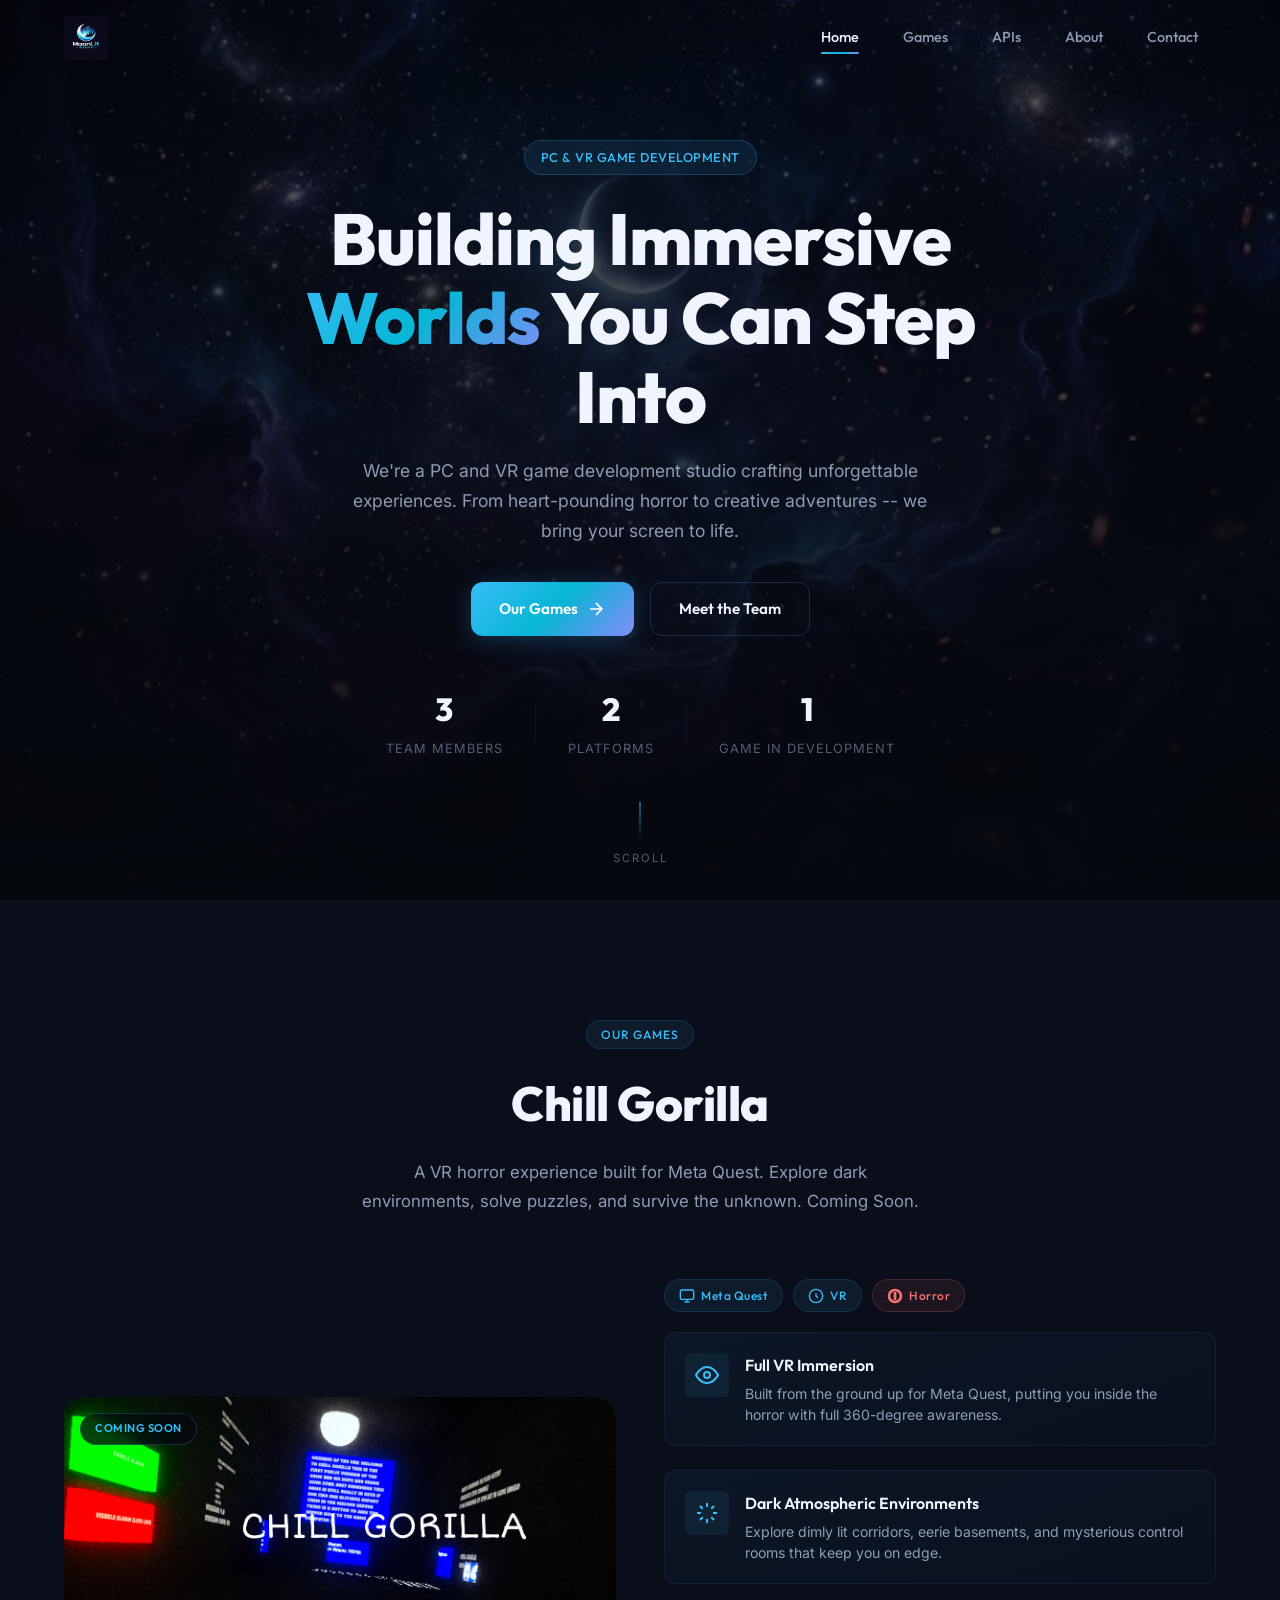
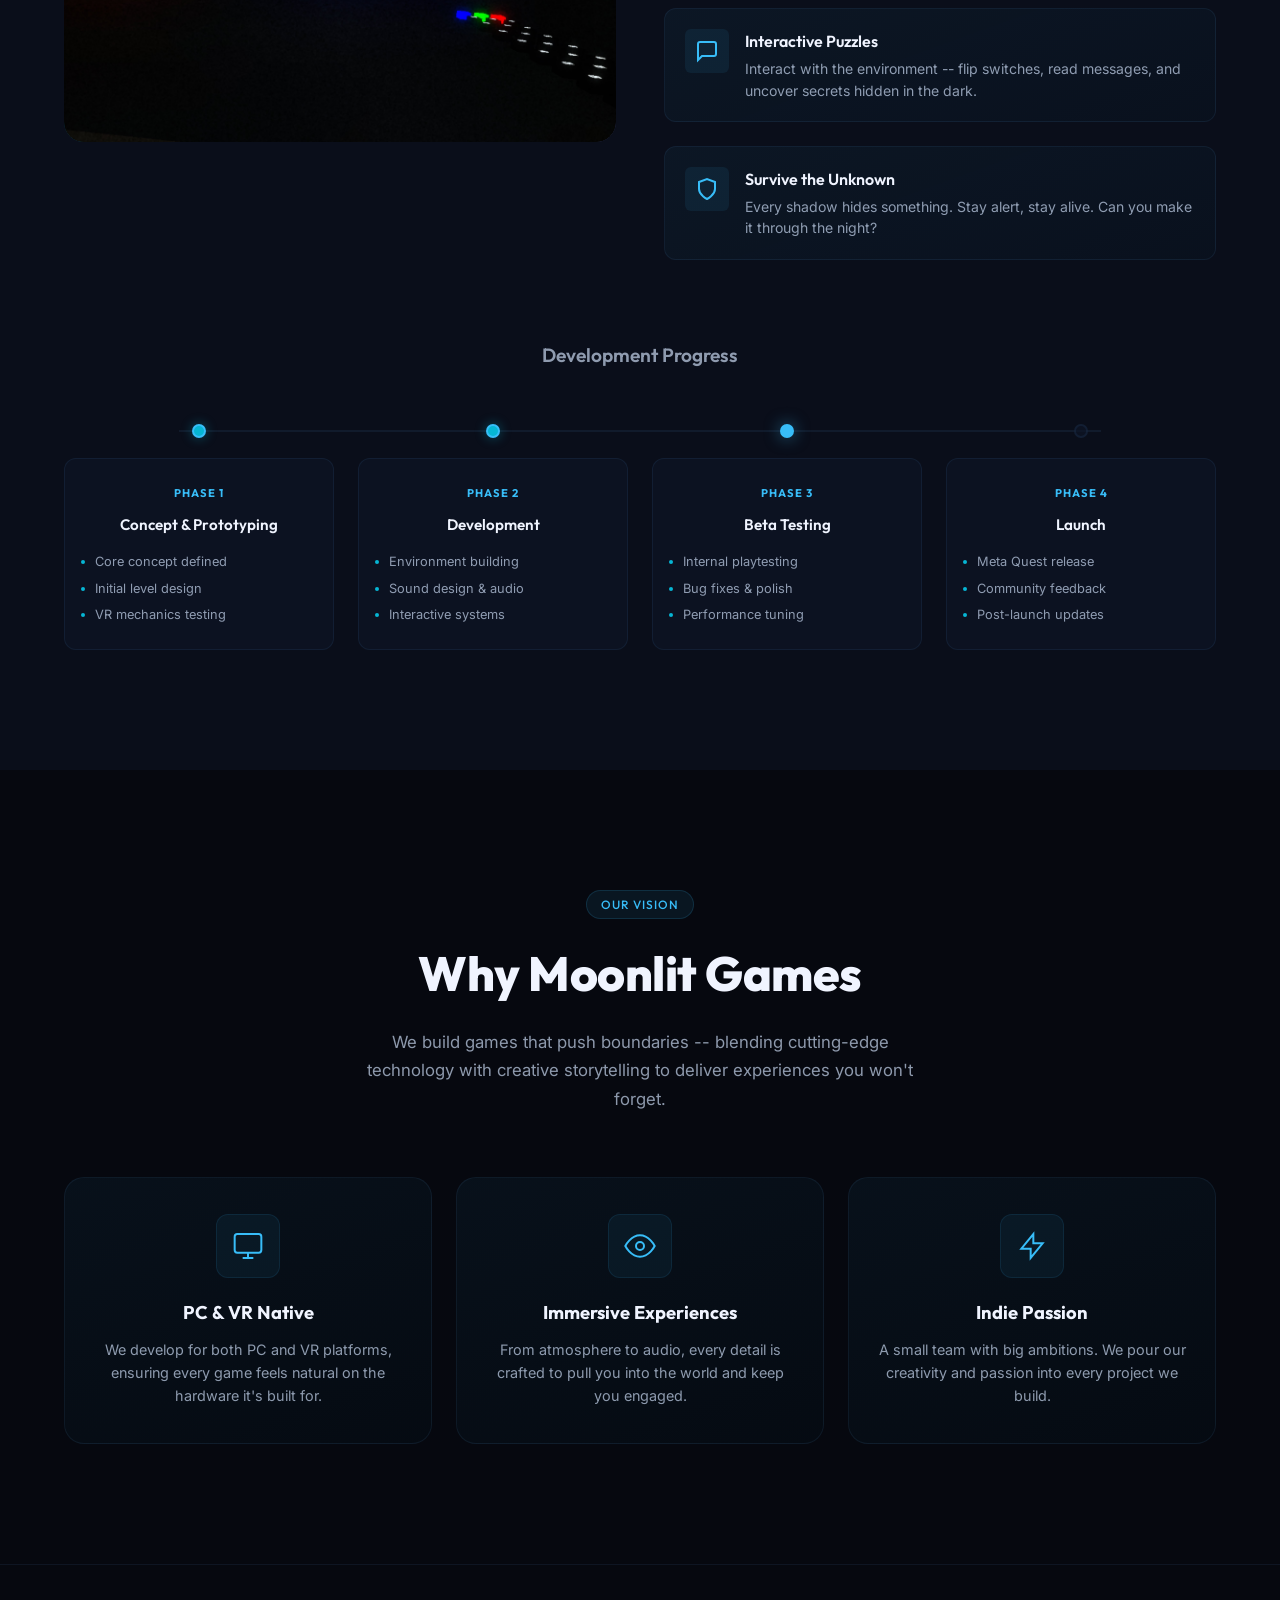
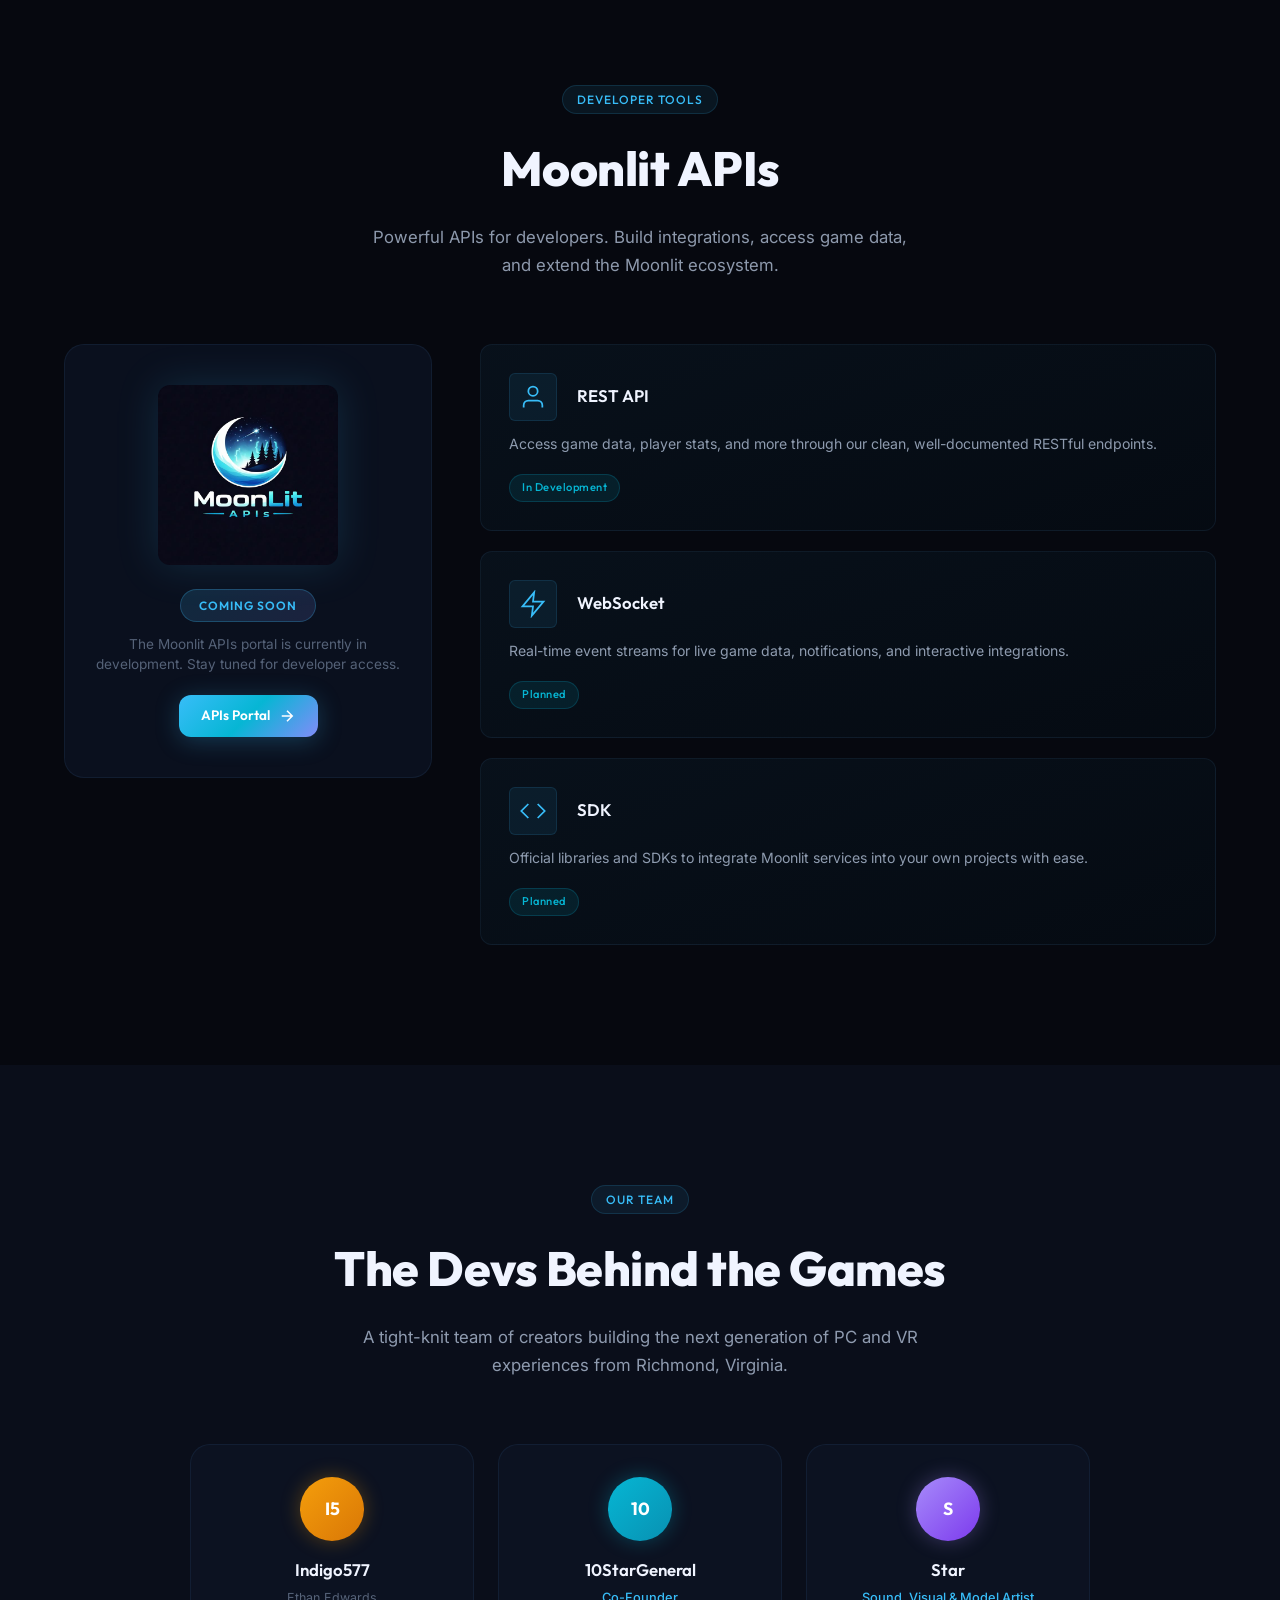
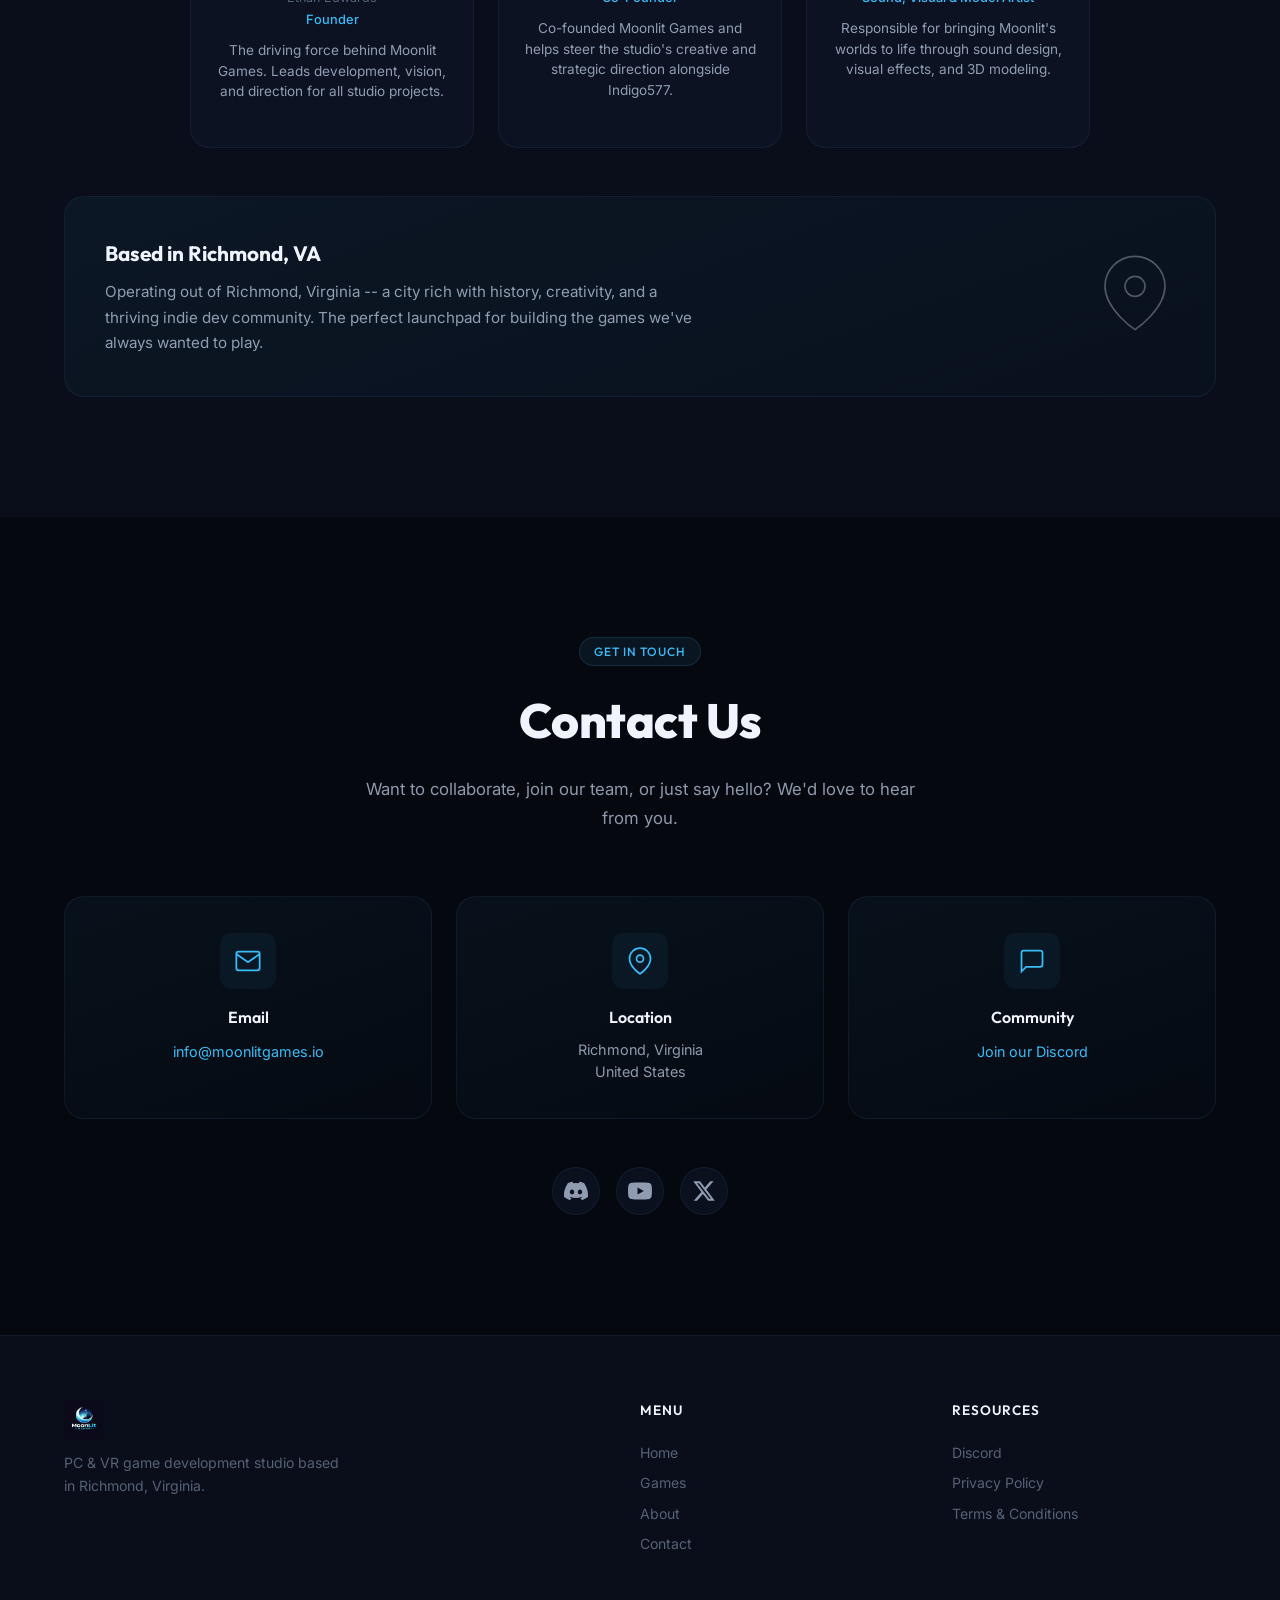
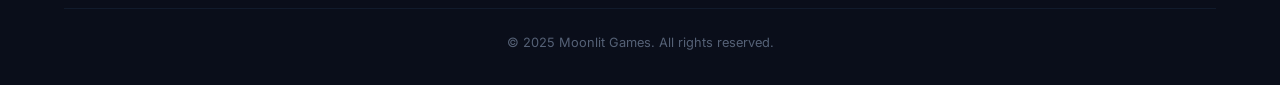
<file: index.html>
<!DOCTYPE html>
<html lang="en">

<head>
    <meta charset="UTF-8">
    <meta name="viewport" content="width=device-width, initial-scale=1.0">
    <title>Moonlit Games - PC & VR Game Development Studio</title>
    <meta name="description"
        content="Moonlit Games is a PC and VR game development studio based in Richmond, VA. Creators of Chill Gorilla for Meta Quest.">
    <link rel="icon" type="image/png" href="Moonlit Games logo design.png">
    <link rel="preconnect" href="https://fonts.googleapis.com">
    <link rel="preconnect" href="https://fonts.gstatic.com" crossorigin>
    <link
        href="https://fonts.googleapis.com/css2?family=Outfit:wght@300;400;500;600;700;800;900&family=Inter:wght@300;400;500;600;700&display=swap"
        rel="stylesheet">
    <link rel="stylesheet" href="styles.css">
</head>

<body>
    <!-- Particle Canvas -->
    <canvas id="particles-canvas"></canvas>

    <!-- Navigation -->
    <nav class="navbar" id="navbar">
        <div class="nav-container">
            <a href="#home" class="nav-logo">
                <img src="Moonlit Games logo design.png" alt="Moonlit Games" class="logo-img">
            </a>
            <div class="nav-links" id="navLinks">
                <a href="#home" class="nav-link active">Home</a>
                <a href="#games" class="nav-link">Games</a>
                <a href="#apis" class="nav-link">APIs</a>
                <a href="#about" class="nav-link">About</a>
                <a href="#contact" class="nav-link">Contact</a>
            </div>
            <button class="nav-toggle" id="navToggle" aria-label="Toggle navigation">
                <span></span>
                <span></span>
                <span></span>
            </button>
        </div>
    </nav>

    <!-- Hero Section -->
    <section class="hero" id="home">
        <div class="hero-bg">
            <img src="assets/hero-bg.png" alt="" class="hero-bg-img">
            <div class="hero-overlay"></div>
        </div>
        <div class="hero-content">
            <div class="hero-badge">PC & VR Game Development</div>
            <h1 class="hero-title">
                Building Immersive
                <span class="gradient-text">Worlds</span>
                You Can Step Into
            </h1>
            <p class="hero-subtitle">
                We're a PC and VR game development studio crafting unforgettable experiences.
                From heart-pounding horror to creative adventures -- we bring your screen to life.
            </p>
            <div class="hero-actions">
                <a href="#games" class="btn btn-primary">
                    <span>Our Games</span>
                    <svg width="20" height="20" viewBox="0 0 24 24" fill="none" stroke="currentColor" stroke-width="2">
                        <path d="M5 12h14M12 5l7 7-7 7" />
                    </svg>
                </a>
                <a href="#about" class="btn btn-outline">Meet the Team</a>
            </div>
            <div class="hero-stats">
                <div class="stat">
                    <span class="stat-number" data-target="3">0</span><span class="stat-suffix"></span>
                    <span class="stat-label">Team Members</span>
                </div>
                <div class="stat-divider"></div>
                <div class="stat">
                    <span class="stat-number" data-target="2">0</span><span class="stat-suffix"></span>
                    <span class="stat-label">Platforms</span>
                </div>
                <div class="stat-divider"></div>
                <div class="stat">
                    <span class="stat-number" data-target="1">0</span><span class="stat-suffix"></span>
                    <span class="stat-label">Game in Development</span>
                </div>
            </div>
        </div>
        <div class="scroll-indicator">
            <div class="scroll-line"></div>
            <span>Scroll</span>
        </div>
    </section>

    <!-- Games Section -->
    <section class="section games-section" id="games">
        <div class="container">
            <div class="section-header">
                <span class="section-tag">Our Games</span>
                <h2 class="section-title">Chill Gorilla</h2>
                <p class="section-subtitle">A VR horror experience built for Meta Quest. Explore dark environments,
                    solve puzzles, and survive the unknown. Coming Soon.</p>
            </div>

            <div class="game-showcase">
                <div class="game-visual">
                    <div class="game-card-glow"></div>
                    <img src="assets/New Pr12313oject.png" alt="Chill Gorilla - VR Horror Game" class="game-img">
                    <div class="game-badge">Coming Soon</div>
                </div>
                <div class="game-details">
                    <div class="platform-tags">
                        <span class="platform-tag">
                            <svg width="16" height="16" viewBox="0 0 24 24" fill="none" stroke="currentColor"
                                stroke-width="2">
                                <rect x="2" y="3" width="20" height="14" rx="2" ry="2" />
                                <line x1="8" y1="21" x2="16" y2="21" />
                                <line x1="12" y1="17" x2="12" y2="21" />
                            </svg>
                            Meta Quest
                        </span>
                        <span class="platform-tag">
                            <svg width="16" height="16" viewBox="0 0 24 24" fill="none" stroke="currentColor"
                                stroke-width="2">
                                <path
                                    d="M12 2a10 10 0 0 1 10 10 10 10 0 0 1-10 10A10 10 0 0 1 2 12 10 10 0 0 1 12 2z" />
                                <path d="M12 8v4l3 3" />
                            </svg>
                            VR
                        </span>
                        <span class="platform-tag horror-tag">
                            <svg width="16" height="16" viewBox="0 0 24 24" fill="none" stroke="currentColor"
                                stroke-width="2">
                                <path
                                    d="M12 2C6.48 2 2 6.48 2 12s4.48 10 10 10 10-4.48 10-10S17.52 2 12 2zm0 18c-4.41 0-8-3.59-8-8s3.59-8 8-8 8 3.59 8 8-3.59 8-8 8zm-1-13h2v6h-2zm0 8h2v2h-2z" />
                            </svg>
                            Horror
                        </span>
                    </div>
                    <div class="feature-list">
                        <div class="feature-item" data-aos>
                            <div class="feature-icon">
                                <svg width="24" height="24" viewBox="0 0 24 24" fill="none" stroke="currentColor"
                                    stroke-width="2">
                                    <path d="M1 12s4-8 11-8 11 8 11 8-4 8-11 8-11-8-11-8z" />
                                    <circle cx="12" cy="12" r="3" />
                                </svg>
                            </div>
                            <div class="feature-content">
                                <h3>Full VR Immersion</h3>
                                <p>Built from the ground up for Meta Quest, putting you inside the horror with full
                                    360-degree awareness.</p>
                            </div>
                        </div>
                        <div class="feature-item" data-aos>
                            <div class="feature-icon">
                                <svg width="24" height="24" viewBox="0 0 24 24" fill="none" stroke="currentColor"
                                    stroke-width="2">
                                    <path
                                        d="M12 2v4m0 12v4M4.93 4.93l2.83 2.83m8.48 8.48l2.83 2.83M2 12h4m12 0h4M4.93 19.07l2.83-2.83m8.48-8.48l2.83-2.83" />
                                </svg>
                            </div>
                            <div class="feature-content">
                                <h3>Dark Atmospheric Environments</h3>
                                <p>Explore dimly lit corridors, eerie basements, and mysterious control rooms that keep
                                    you on edge.</p>
                            </div>
                        </div>
                        <div class="feature-item" data-aos>
                            <div class="feature-icon">
                                <svg width="24" height="24" viewBox="0 0 24 24" fill="none" stroke="currentColor"
                                    stroke-width="2">
                                    <path d="M21 15a2 2 0 0 1-2 2H7l-4 4V5a2 2 0 0 1 2-2h14a2 2 0 0 1 2 2z" />
                                </svg>
                            </div>
                            <div class="feature-content">
                                <h3>Interactive Puzzles</h3>
                                <p>Interact with the environment -- flip switches, read messages, and uncover secrets
                                    hidden in the dark.</p>
                            </div>
                        </div>
                        <div class="feature-item" data-aos>
                            <div class="feature-icon">
                                <svg width="24" height="24" viewBox="0 0 24 24" fill="none" stroke="currentColor"
                                    stroke-width="2">
                                    <path d="M12 22s8-4 8-10V5l-8-3-8 3v7c0 6 8 10 8 10z" />
                                </svg>
                            </div>
                            <div class="feature-content">
                                <h3>Survive the Unknown</h3>
                                <p>Every shadow hides something. Stay alert, stay alive. Can you make it through the
                                    night?</p>
                            </div>
                        </div>
                    </div>
                </div>
            </div>

            <!-- Development Status -->
            <div class="roadmap">
                <h3 class="roadmap-title">Development Progress</h3>
                <div class="roadmap-track">
                    <div class="roadmap-item completed">
                        <div class="roadmap-marker"></div>
                        <div class="roadmap-card">
                            <span class="roadmap-quarter">Phase 1</span>
                            <h4>Concept & Prototyping</h4>
                            <ul>
                                <li>Core concept defined</li>
                                <li>Initial level design</li>
                                <li>VR mechanics testing</li>
                            </ul>
                        </div>
                    </div>
                    <div class="roadmap-item completed">
                        <div class="roadmap-marker"></div>
                        <div class="roadmap-card">
                            <span class="roadmap-quarter">Phase 2</span>
                            <h4>Development</h4>
                            <ul>
                                <li>Environment building</li>
                                <li>Sound design & audio</li>
                                <li>Interactive systems</li>
                            </ul>
                        </div>
                    </div>
                    <div class="roadmap-item active">
                        <div class="roadmap-marker"></div>
                        <div class="roadmap-card">
                            <span class="roadmap-quarter">Phase 3</span>
                            <h4>Beta Testing</h4>
                            <ul>
                                <li>Internal playtesting</li>
                                <li>Bug fixes & polish</li>
                                <li>Performance tuning</li>
                            </ul>
                        </div>
                    </div>
                    <div class="roadmap-item">
                        <div class="roadmap-marker"></div>
                        <div class="roadmap-card">
                            <span class="roadmap-quarter">Phase 4</span>
                            <h4>Launch</h4>
                            <ul>
                                <li>Meta Quest release</li>
                                <li>Community feedback</li>
                                <li>Post-launch updates</li>
                            </ul>
                        </div>
                    </div>
                </div>
            </div>
        </div>
    </section>

    <!-- Value Proposition -->
    <section class="section values-section">
        <div class="container">
            <div class="section-header">
                <span class="section-tag">Our Vision</span>
                <h2 class="section-title">Why Moonlit Games</h2>
                <p class="section-subtitle">We build games that push boundaries -- blending cutting-edge technology with
                    creative storytelling to deliver experiences you won't forget.</p>
            </div>
            <div class="values-grid">
                <div class="value-card" data-aos>
                    <div class="value-icon-wrap">
                        <svg width="32" height="32" viewBox="0 0 24 24" fill="none" stroke="currentColor"
                            stroke-width="1.5">
                            <rect x="2" y="3" width="20" height="14" rx="2" ry="2" />
                            <line x1="8" y1="21" x2="16" y2="21" />
                            <line x1="12" y1="17" x2="12" y2="21" />
                        </svg>
                    </div>
                    <h3>PC & VR Native</h3>
                    <p>We develop for both PC and VR platforms, ensuring every game feels natural on the hardware it's
                        built for.</p>
                </div>
                <div class="value-card" data-aos>
                    <div class="value-icon-wrap">
                        <svg width="32" height="32" viewBox="0 0 24 24" fill="none" stroke="currentColor"
                            stroke-width="1.5">
                            <path d="M1 12s4-8 11-8 11 8 11 8-4 8-11 8-11-8-11-8z" />
                            <circle cx="12" cy="12" r="3" />
                        </svg>
                    </div>
                    <h3>Immersive Experiences</h3>
                    <p>From atmosphere to audio, every detail is crafted to pull you into the world and keep you
                        engaged.</p>
                </div>
                <div class="value-card" data-aos>
                    <div class="value-icon-wrap">
                        <svg width="32" height="32" viewBox="0 0 24 24" fill="none" stroke="currentColor"
                            stroke-width="1.5">
                            <path d="M13 10V3L4 14h7v7l9-11h-7z" />
                        </svg>
                    </div>
                    <h3>Indie Passion</h3>
                    <p>A small team with big ambitions. We pour our creativity and passion into every project we build.
                    </p>
                </div>
            </div>
        </div>
    </section>

    <!-- Moonlit APIs Section -->
    <section class="section apis-section" id="apis">
        <div class="container">
            <div class="section-header">
                <span class="section-tag">Developer Tools</span>
                <h2 class="section-title">Moonlit APIs</h2>
                <p class="section-subtitle">Powerful APIs for developers. Build integrations, access game data, and
                    extend the Moonlit ecosystem.</p>
            </div>

            <div class="apis-showcase">
                <div class="apis-logo-wrap" data-aos>
                    <div class="apis-logo">
                        <img src="assets/moonlit-apis-logo.png" alt="Moonlit APIs" class="apis-logo-img">
                    </div>
                    <div class="apis-coming-soon">
                        <span class="coming-soon-badge">Coming Soon</span>
                        <p>The Moonlit APIs portal is currently in development. Stay tuned for developer access.</p>
                        <a href="mapi/index.html" class="btn btn-primary apis-btn">
                            <span>APIs Portal</span>
                            <svg width="18" height="18" viewBox="0 0 24 24" fill="none" stroke="currentColor"
                                stroke-width="2">
                                <path d="M5 12h14M12 5l7 7-7 7" />
                            </svg>
                        </a>
                    </div>
                </div>

                <div class="apis-features">
                    <div class="api-card" data-aos>
                        <div class="api-card-icon">
                            <svg width="28" height="28" viewBox="0 0 24 24" fill="none" stroke="currentColor"
                                stroke-width="1.5">
                                <path d="M20 21v-2a4 4 0 0 0-4-4H8a4 4 0 0 0-4 4v2" />
                                <circle cx="12" cy="7" r="4" />
                            </svg>
                        </div>
                        <h3>REST API</h3>
                        <p>Access game data, player stats, and more through our clean, well-documented RESTful
                            endpoints.</p>
                        <span class="api-status">In Development</span>
                    </div>
                    <div class="api-card" data-aos>
                        <div class="api-card-icon">
                            <svg width="28" height="28" viewBox="0 0 24 24" fill="none" stroke="currentColor"
                                stroke-width="1.5">
                                <path d="M13 2L3 14h9l-1 8 10-12h-9l1-8z" />
                            </svg>
                        </div>
                        <h3>WebSocket</h3>
                        <p>Real-time event streams for live game data, notifications, and interactive integrations.</p>
                        <span class="api-status">Planned</span>
                    </div>
                    <div class="api-card" data-aos>
                        <div class="api-card-icon">
                            <svg width="28" height="28" viewBox="0 0 24 24" fill="none" stroke="currentColor"
                                stroke-width="1.5">
                                <polyline points="16 18 22 12 16 6" />
                                <polyline points="8 6 2 12 8 18" />
                            </svg>
                        </div>
                        <h3>SDK</h3>
                        <p>Official libraries and SDKs to integrate Moonlit services into your own projects with ease.
                        </p>
                        <span class="api-status">Planned</span>
                    </div>
                </div>
            </div>
        </div>
    </section>

    <!-- About Section -->
    <section class="section about-section" id="about">
        <div class="container">
            <div class="section-header">
                <span class="section-tag">Our Team</span>
                <h2 class="section-title">The Devs Behind the Games</h2>
                <p class="section-subtitle">A tight-knit team of creators building the next generation of PC and VR
                    experiences from Richmond, Virginia.</p>
            </div>
            <div class="team-grid team-grid-3">
                <div class="team-card" data-aos>
                    <div class="team-avatar">
                        <div class="avatar-placeholder founder-badge">I5</div>
                    </div>
                    <h4>Indigo577</h4>
                    <span class="team-name-real">Ethan Edwards</span>
                    <span class="team-role">Founder</span>
                    <p>The driving force behind Moonlit Games. Leads development, vision, and direction for all studio
                        projects.</p>
                </div>
                <div class="team-card" data-aos>
                    <div class="team-avatar">
                        <div class="avatar-placeholder cofounder-badge">10</div>
                    </div>
                    <h4>10StarGeneral</h4>
                    <span class="team-role">Co-Founder</span>
                    <p>Co-founded Moonlit Games and helps steer the studio's creative and strategic direction alongside
                        Indigo577.</p>
                </div>
                <div class="team-card" data-aos>
                    <div class="team-avatar">
                        <div class="avatar-placeholder artist-badge">S</div>
                    </div>
                    <h4>Star</h4>
                    <span class="team-role">Sound, Visual & Model Artist</span>
                    <p>Responsible for bringing Moonlit's worlds to life through sound design, visual effects, and 3D
                        modeling.</p>
                </div>
            </div>
            <div class="berlin-callout">
                <div class="berlin-content">
                    <h3>Based in Richmond, VA</h3>
                    <p>Operating out of Richmond, Virginia -- a city rich with history, creativity, and a thriving indie
                        dev community.
                        The perfect launchpad for building the games we've always wanted to play.</p>
                </div>
                <div class="berlin-decoration">
                    <svg width="80" height="80" viewBox="0 0 24 24" fill="none" stroke="currentColor" stroke-width="0.5"
                        opacity="0.3">
                        <path d="M21 10c0 7-9 13-9 13s-9-6-9-13a9 9 0 0118 0z" />
                        <circle cx="12" cy="10" r="3" />
                    </svg>
                </div>
            </div>
        </div>
    </section>

    <!-- Contact Section -->
    <section class="section contact-section" id="contact">
        <div class="container">
            <div class="section-header">
                <span class="section-tag">Get in Touch</span>
                <h2 class="section-title">Contact Us</h2>
                <p class="section-subtitle">Want to collaborate, join our team, or just say hello? We'd love to hear
                    from you.</p>
            </div>
            <div class="contact-grid">
                <div class="contact-card">
                    <div class="contact-icon">
                        <svg width="28" height="28" viewBox="0 0 24 24" fill="none" stroke="currentColor"
                            stroke-width="1.5">
                            <path d="M4 4h16c1.1 0 2 .9 2 2v12c0 1.1-.9 2-2 2H4c-1.1 0-2-.9-2-2V6c0-1.1.9-2 2-2z" />
                            <polyline points="22,6 12,13 2,6" />
                        </svg>
                    </div>
                    <h3>Email</h3>
                    <a href="mailto:info@moonlitgames.io" class="contact-link">info@moonlitgames.io</a>
                </div>
                <div class="contact-card">
                    <div class="contact-icon">
                        <svg width="28" height="28" viewBox="0 0 24 24" fill="none" stroke="currentColor"
                            stroke-width="1.5">
                            <path d="M21 10c0 7-9 13-9 13s-9-6-9-13a9 9 0 0118 0z" />
                            <circle cx="12" cy="10" r="3" />
                        </svg>
                    </div>
                    <h3>Location</h3>
                    <p class="contact-detail">Richmond, Virginia<br>United States</p>
                </div>
                <div class="contact-card">
                    <div class="contact-icon">
                        <svg width="28" height="28" viewBox="0 0 24 24" fill="none" stroke="currentColor"
                            stroke-width="1.5">
                            <path d="M21 15a2 2 0 0 1-2 2H7l-4 4V5a2 2 0 0 1 2-2h14a2 2 0 0 1 2 2z" />
                        </svg>
                    </div>
                    <h3>Community</h3>
                    <a href="https://discord.gg/H8NHZ4sEAa" class="contact-link" target="_blank" rel="noopener">Join our
                        Discord</a>
                </div>
            </div>
            <div class="social-links">
                <a href="https://discord.gg/H8NHZ4sEAa" target="_blank" rel="noopener" class="social-link"
                    aria-label="Discord">
                    <svg width="24" height="24" viewBox="0 0 24 24" fill="currentColor">
                        <path
                            d="M20.317 4.37a19.791 19.791 0 0 0-4.885-1.515.074.074 0 0 0-.079.037c-.21.375-.444.864-.608 1.25a18.27 18.27 0 0 0-5.487 0 12.64 12.64 0 0 0-.617-1.25.077.077 0 0 0-.079-.037A19.736 19.736 0 0 0 3.677 4.37a.07.07 0 0 0-.032.027C.533 9.046-.32 13.58.099 18.057a.082.082 0 0 0 .031.057 19.9 19.9 0 0 0 5.993 3.03.078.078 0 0 0 .084-.028 14.09 14.09 0 0 0 1.226-1.994.076.076 0 0 0-.041-.106 13.107 13.107 0 0 1-1.872-.892.077.077 0 0 1-.008-.128 10.2 10.2 0 0 0 .372-.292.074.074 0 0 1 .077-.01c3.928 1.793 8.18 1.793 12.062 0a.074.074 0 0 1 .078.01c.12.098.246.198.373.292a.077.077 0 0 1-.006.127 12.299 12.299 0 0 1-1.873.892.077.077 0 0 0-.041.107c.36.698.772 1.362 1.225 1.993a.076.076 0 0 0 .084.028 19.839 19.839 0 0 0 6.002-3.03.077.077 0 0 0 .032-.054c.5-5.177-.838-9.674-3.549-13.66a.061.061 0 0 0-.031-.03zM8.02 15.33c-1.183 0-2.157-1.085-2.157-2.419 0-1.333.956-2.419 2.157-2.419 1.21 0 2.176 1.095 2.157 2.42 0 1.333-.956 2.418-2.157 2.418zm7.975 0c-1.183 0-2.157-1.085-2.157-2.419 0-1.333.955-2.419 2.157-2.419 1.21 0 2.176 1.095 2.157 2.42 0 1.333-.946 2.418-2.157 2.418z" />
                    </svg>
                </a>
                <a href="https://www.youtube.com/channel/UCFFQdSdwqhI6gPqgO8zIXZg/featured" target="_blank"
                    rel="noopener" class="social-link" aria-label="YouTube">
                    <svg width="24" height="24" viewBox="0 0 24 24" fill="currentColor">
                        <path
                            d="M23.498 6.186a3.016 3.016 0 0 0-2.122-2.136C19.505 3.545 12 3.545 12 3.545s-7.505 0-9.377.505A3.017 3.017 0 0 0 .502 6.186C0 8.07 0 12 0 12s0 3.93.502 5.814a3.016 3.016 0 0 0 2.122 2.136c1.871.505 9.376.505 9.376.505s7.505 0 9.377-.505a3.015 3.015 0 0 0 2.122-2.136C24 15.93 24 12 24 12s0-3.93-.502-5.814zM9.545 15.568V8.432L15.818 12l-6.273 3.568z" />
                    </svg>
                </a>
                <a href="https://twitter.com/Moonlit_Games" target="_blank" rel="noopener" class="social-link"
                    aria-label="X / Twitter">
                    <svg width="24" height="24" viewBox="0 0 24 24" fill="currentColor">
                        <path
                            d="M18.244 2.25h3.308l-7.227 8.26 8.502 11.24H16.17l-5.214-6.817L4.99 21.75H1.68l7.73-8.835L1.254 2.25H8.08l4.713 6.231zm-1.161 17.52h1.833L7.084 4.126H5.117z" />
                    </svg>
                </a>
            </div>
        </div>
    </section>

    <!-- Footer -->
    <footer class="footer">
        <div class="container">
            <div class="footer-grid">
                <div class="footer-brand">
                    <img src="Moonlit Games logo design.png" alt="Moonlit Games" class="footer-logo">
                    <p>PC & VR game development studio based in Richmond, Virginia.</p>
                </div>
                <div class="footer-links-group">
                    <h4>Menu</h4>
                    <a href="#home">Home</a>
                    <a href="#games">Games</a>
                    <a href="#about">About</a>
                    <a href="#contact">Contact</a>
                </div>
                <div class="footer-links-group">
                    <h4>Resources</h4>
                    <a href="https://discord.gg/H8NHZ4sEAa" target="_blank" rel="noopener">Discord</a>
                    <a href="privacy.html">Privacy Policy</a>
                    <a href="terms.html">Terms & Conditions</a>
                </div>
            </div>
            <div class="footer-bottom">
                <p>&copy; 2025 Moonlit Games. All rights reserved.</p>
            </div>
        </div>
    </footer>

    <script src="script.js"></script>
</body>

</html>
</file>
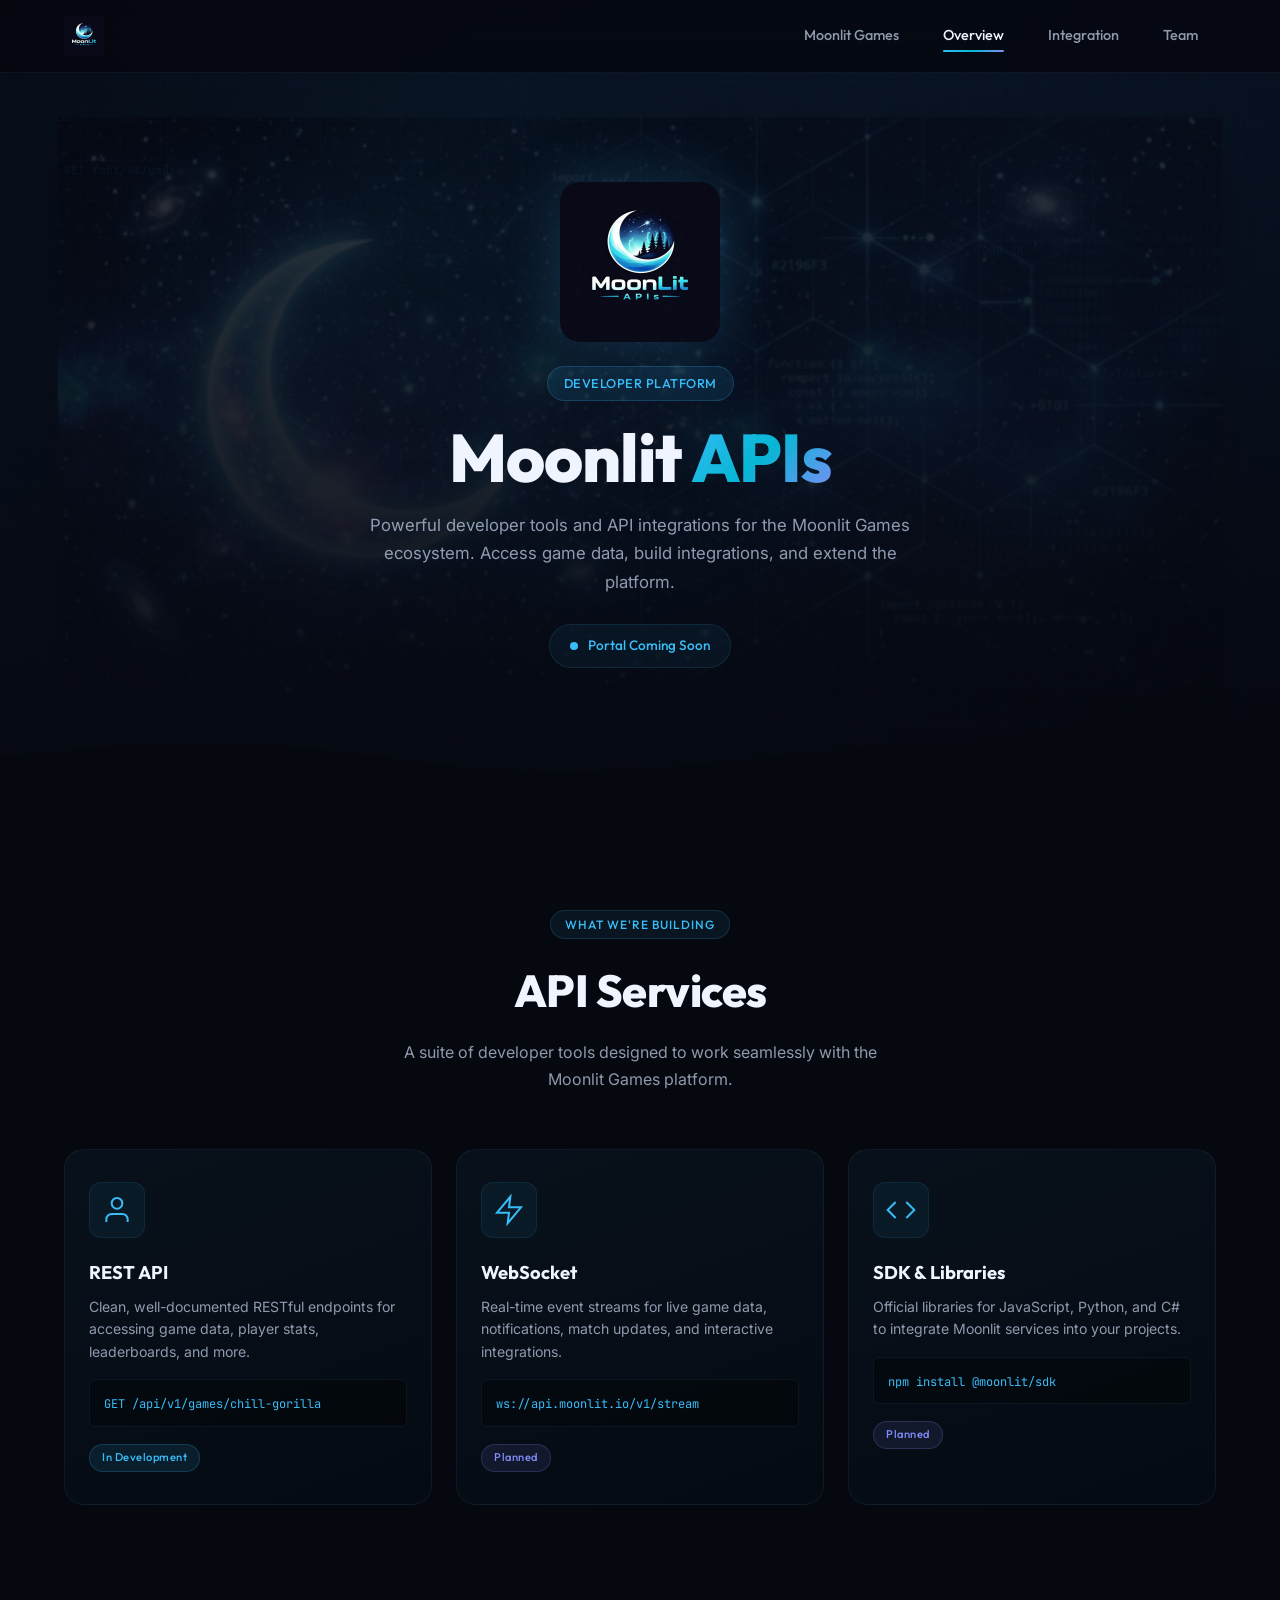
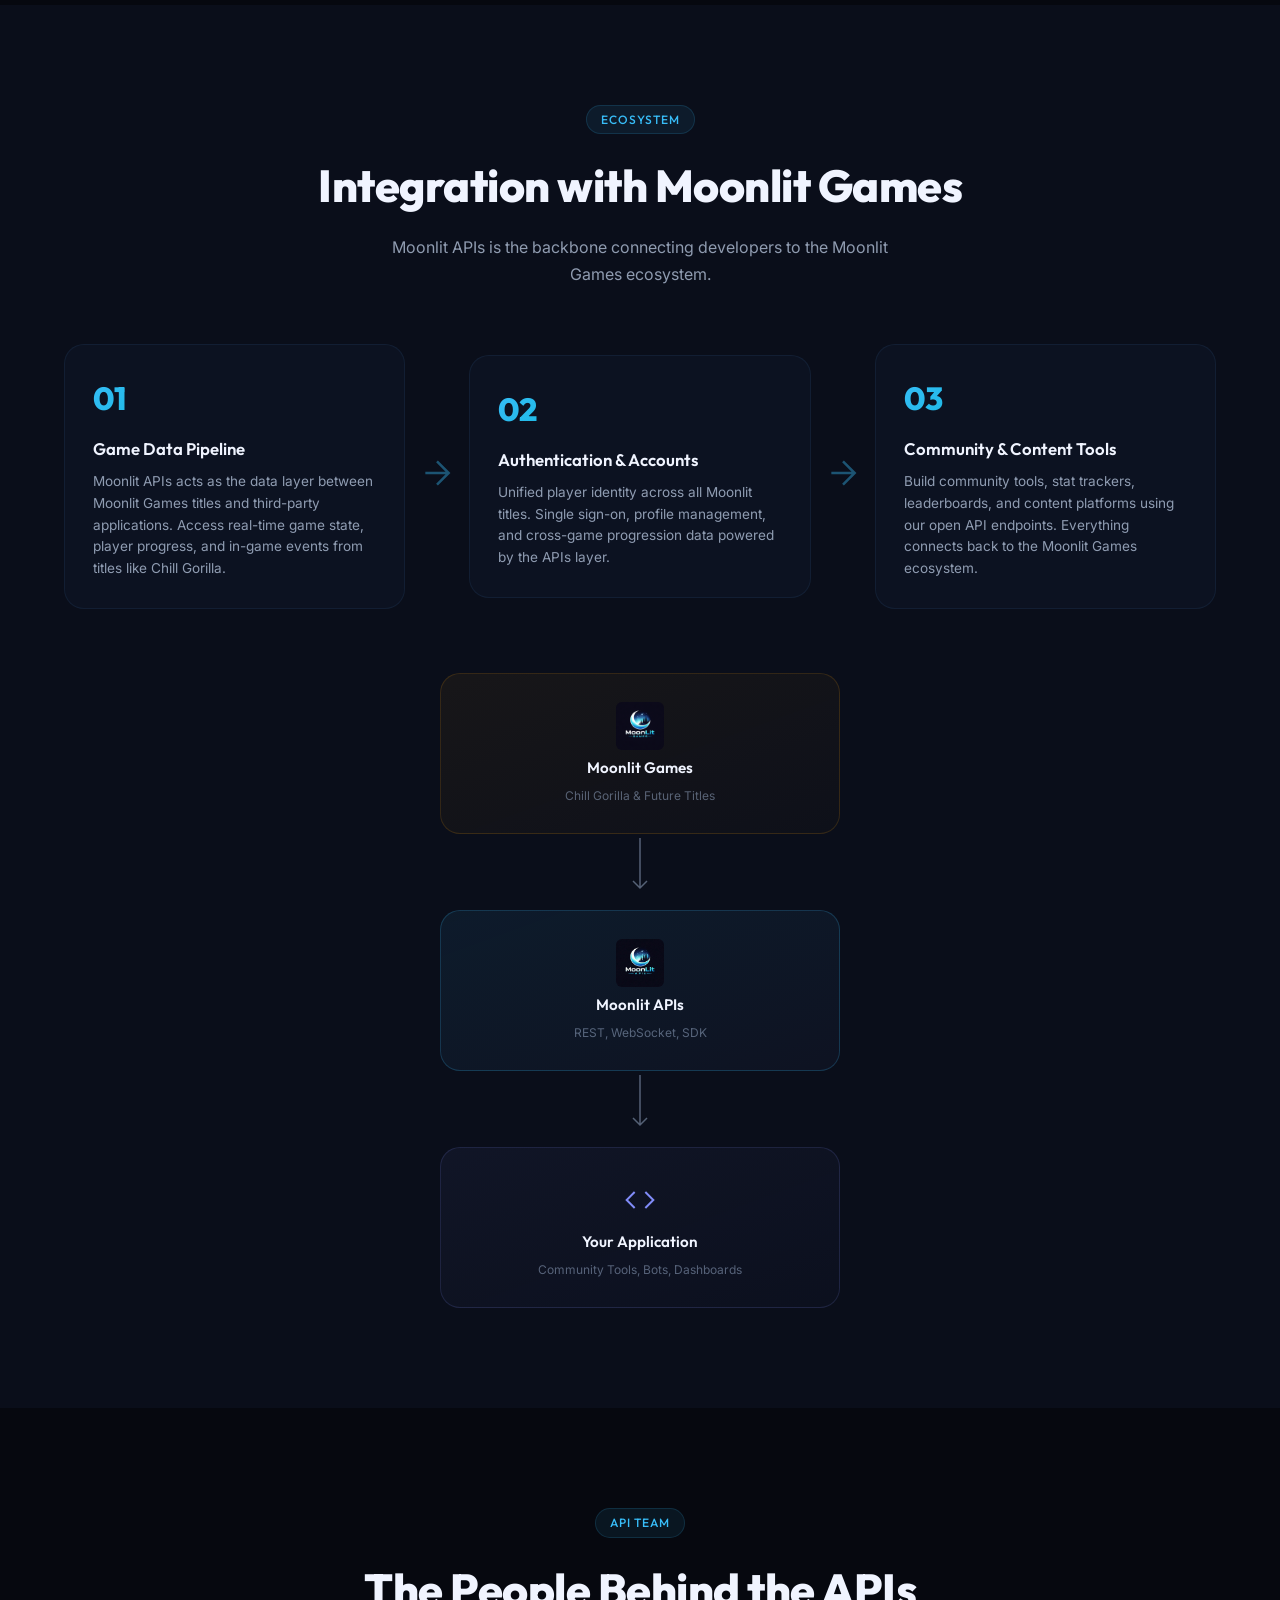
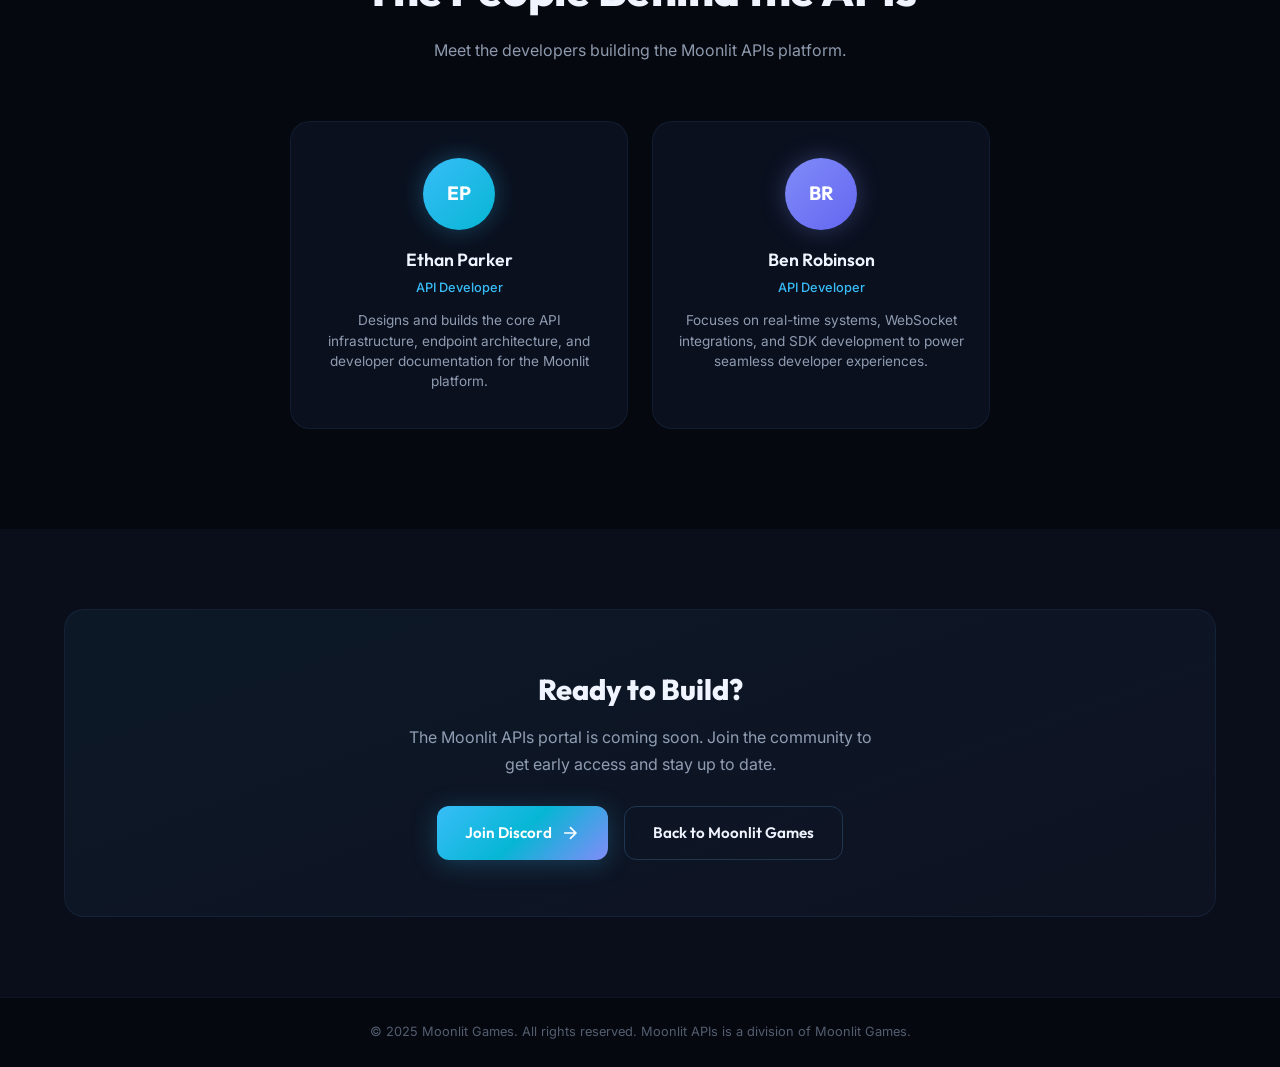
<file: mapi/index.html>
<!DOCTYPE html>
<html lang="en">

<head>
    <meta charset="UTF-8">
    <meta name="viewport" content="width=device-width, initial-scale=1.0">
    <title>Moonlit APIs - Developer Tools by Moonlit Games</title>
    <meta name="description"
        content="Moonlit APIs - Powerful developer tools and API integrations for the Moonlit Games ecosystem. Coming Soon.">
    <link rel="icon" type="image/png" href="../Moonlit Games logo design.png">
    <link rel="preconnect" href="https://fonts.googleapis.com">
    <link rel="preconnect" href="https://fonts.gstatic.com" crossorigin>
    <link
        href="https://fonts.googleapis.com/css2?family=Outfit:wght@300;400;500;600;700;800;900&family=Inter:wght@300;400;500;600;700&family=JetBrains+Mono:wght@400;500;600;700&display=swap"
        rel="stylesheet">
    <link rel="stylesheet" href="mapi.css">
</head>

<body>
    <!-- Particle Canvas -->
    <canvas id="particles-canvas"></canvas>

    <!-- Navigation -->
    <nav class="navbar" id="navbar">
        <div class="nav-container">
            <a href="../index.html" class="nav-logo">
                <img src="../assets/moonlit-apis-logo.png" alt="Moonlit APIs" class="logo-img">
            </a>
            <div class="nav-links" id="navLinks">
                <a href="../index.html" class="nav-link">Moonlit Games</a>
                <a href="#overview" class="nav-link active">Overview</a>
                <a href="#integration" class="nav-link">Integration</a>
                <a href="#team" class="nav-link">Team</a>
            </div>
            <button class="nav-toggle" id="navToggle" aria-label="Toggle navigation">
                <span></span>
                <span></span>
                <span></span>
            </button>
        </div>
    </nav>

    <!-- Hero Banner -->
    <section class="hero-banner" id="overview">
        <div class="banner-bg">
            <img src="../assets/moonlit-apis-banner.png" alt="" class="banner-bg-img">
            <div class="banner-overlay"></div>
            <div class="banner-grid"></div>
            <div class="banner-glow glow-1"></div>
            <div class="banner-glow glow-2"></div>
            <div class="banner-glow glow-3"></div>
            <!-- Floating code elements -->
            <div class="floating-code code-1">GET /api/v1/games</div>
            <div class="floating-code code-2">POST /api/v1/players</div>
            <div class="floating-code code-3">ws://api.moonlit.io</div>
            <div class="floating-code code-4">200 OK</div>
            <div class="floating-code code-5">Authorization: Bearer</div>
        </div>
        <div class="banner-content">
            <div class="banner-logo-wrap">
                <img src="../assets/moonlit-apis-logo.png" alt="Moonlit APIs" class="banner-logo">
            </div>
            <div class="banner-badge">Developer Platform</div>
            <h1 class="banner-title">
                Moonlit <span class="gradient-text">APIs</span>
            </h1>
            <p class="banner-subtitle">
                Powerful developer tools and API integrations for the Moonlit Games ecosystem.
                Access game data, build integrations, and extend the platform.
            </p>
            <div class="banner-status">
                <div class="status-dot"></div>
                <span>Portal Coming Soon</span>
            </div>
        </div>
        <div class="banner-wave">
            <svg viewBox="0 0 1440 120" fill="none" xmlns="http://www.w3.org/2000/svg" preserveAspectRatio="none">
                <path
                    d="M0 60L48 55C96 50 192 40 288 45C384 50 480 70 576 75C672 80 768 70 864 60C960 50 1056 40 1152 45C1248 50 1344 70 1392 80L1440 90V120H0Z"
                    fill="#06080f" />
            </svg>
        </div>
    </section>

    <!-- API Overview Cards -->
    <section class="section api-overview-section">
        <div class="container">
            <div class="section-header">
                <span class="section-tag">What We're Building</span>
                <h2 class="section-title">API Services</h2>
                <p class="section-desc">A suite of developer tools designed to work seamlessly with the Moonlit Games
                    platform.</p>
            </div>
            <div class="api-cards-grid">
                <div class="api-overview-card" data-aos>
                    <div class="aoc-icon">
                        <svg width="32" height="32" viewBox="0 0 24 24" fill="none" stroke="currentColor"
                            stroke-width="1.5">
                            <path d="M20 21v-2a4 4 0 0 0-4-4H8a4 4 0 0 0-4 4v2" />
                            <circle cx="12" cy="7" r="4" />
                        </svg>
                    </div>
                    <h3>REST API</h3>
                    <p>Clean, well-documented RESTful endpoints for accessing game data, player stats, leaderboards, and
                        more.</p>
                    <div class="code-preview">
                        <code>GET /api/v1/games/chill-gorilla</code>
                    </div>
                    <span class="api-status-badge in-dev">In Development</span>
                </div>
                <div class="api-overview-card" data-aos>
                    <div class="aoc-icon">
                        <svg width="32" height="32" viewBox="0 0 24 24" fill="none" stroke="currentColor"
                            stroke-width="1.5">
                            <path d="M13 2L3 14h9l-1 8 10-12h-9l1-8z" />
                        </svg>
                    </div>
                    <h3>WebSocket</h3>
                    <p>Real-time event streams for live game data, notifications, match updates, and interactive
                        integrations.</p>
                    <div class="code-preview">
                        <code>ws://api.moonlit.io/v1/stream</code>
                    </div>
                    <span class="api-status-badge planned">Planned</span>
                </div>
                <div class="api-overview-card" data-aos>
                    <div class="aoc-icon">
                        <svg width="32" height="32" viewBox="0 0 24 24" fill="none" stroke="currentColor"
                            stroke-width="1.5">
                            <polyline points="16 18 22 12 16 6" />
                            <polyline points="8 6 2 12 8 18" />
                        </svg>
                    </div>
                    <h3>SDK & Libraries</h3>
                    <p>Official libraries for JavaScript, Python, and C# to integrate Moonlit services into your
                        projects.</p>
                    <div class="code-preview">
                        <code>npm install @moonlit/sdk</code>
                    </div>
                    <span class="api-status-badge planned">Planned</span>
                </div>
            </div>
        </div>
    </section>

    <!-- Integration with Moonlit Games -->
    <section class="section integration-section" id="integration">
        <div class="container">
            <div class="section-header">
                <span class="section-tag">Ecosystem</span>
                <h2 class="section-title">Integration with Moonlit Games</h2>
                <p class="section-desc">Moonlit APIs is the backbone connecting developers to the Moonlit Games
                    ecosystem.</p>
            </div>

            <div class="integration-flow">
                <div class="flow-card" data-aos>
                    <div class="flow-number">01</div>
                    <h3>Game Data Pipeline</h3>
                    <p>Moonlit APIs acts as the data layer between Moonlit Games titles and third-party applications.
                        Access real-time game state, player progress, and in-game events from titles like Chill Gorilla.
                    </p>
                </div>
                <div class="flow-connector">
                    <svg width="40" height="40" viewBox="0 0 24 24" fill="none" stroke="currentColor"
                        stroke-width="1.5">
                        <path d="M5 12h14M12 5l7 7-7 7" />
                    </svg>
                </div>
                <div class="flow-card" data-aos>
                    <div class="flow-number">02</div>
                    <h3>Authentication & Accounts</h3>
                    <p>Unified player identity across all Moonlit titles. Single sign-on, profile management, and
                        cross-game progression data powered by the APIs layer.</p>
                </div>
                <div class="flow-connector">
                    <svg width="40" height="40" viewBox="0 0 24 24" fill="none" stroke="currentColor"
                        stroke-width="1.5">
                        <path d="M5 12h14M12 5l7 7-7 7" />
                    </svg>
                </div>
                <div class="flow-card" data-aos>
                    <div class="flow-number">03</div>
                    <h3>Community & Content Tools</h3>
                    <p>Build community tools, stat trackers, leaderboards, and content platforms using our open API
                        endpoints. Everything connects back to the Moonlit Games ecosystem.</p>
                </div>
            </div>

            <div class="architecture-diagram">
                <div class="arch-layer games-layer">
                    <img src="../Moonlit Games logo design.png" alt="Moonlit Games" class="arch-logo">
                    <span>Moonlit Games</span>
                    <small>Chill Gorilla & Future Titles</small>
                </div>
                <div class="arch-arrow">
                    <svg width="24" height="60" viewBox="0 0 24 60">
                        <path d="M12 0v50M5 43l7 7 7-7" stroke="currentColor" stroke-width="1.5" fill="none" />
                    </svg>
                </div>
                <div class="arch-layer api-layer">
                    <img src="../assets/moonlit-apis-logo.png" alt="Moonlit APIs" class="arch-logo">
                    <span>Moonlit APIs</span>
                    <small>REST, WebSocket, SDK</small>
                </div>
                <div class="arch-arrow">
                    <svg width="24" height="60" viewBox="0 0 24 60">
                        <path d="M12 0v50M5 43l7 7 7-7" stroke="currentColor" stroke-width="1.5" fill="none" />
                    </svg>
                </div>
                <div class="arch-layer dev-layer">
                    <div class="dev-icon-wrap">
                        <svg width="32" height="32" viewBox="0 0 24 24" fill="none" stroke="currentColor"
                            stroke-width="1.5">
                            <polyline points="16 18 22 12 16 6" />
                            <polyline points="8 6 2 12 8 18" />
                        </svg>
                    </div>
                    <span>Your Application</span>
                    <small>Community Tools, Bots, Dashboards</small>
                </div>
            </div>
        </div>
    </section>

    <!-- Team Section -->
    <section class="section team-section" id="team">
        <div class="container">
            <div class="section-header">
                <span class="section-tag">API Team</span>
                <h2 class="section-title">The People Behind the APIs</h2>
                <p class="section-desc">Meet the developers building the Moonlit APIs platform.</p>
            </div>
            <div class="team-grid">
                <div class="team-card" data-aos>
                    <div class="team-avatar">
                        <div class="avatar-circle ep-badge">EP</div>
                    </div>
                    <h4>Ethan Parker</h4>
                    <span class="team-role">API Developer</span>
                    <p>Designs and builds the core API infrastructure, endpoint architecture, and developer
                        documentation for the Moonlit platform.</p>
                </div>
                <div class="team-card" data-aos>
                    <div class="team-avatar">
                        <div class="avatar-circle br-badge">BR</div>
                    </div>
                    <h4>Ben Robinson</h4>
                    <span class="team-role">API Developer</span>
                    <p>Focuses on real-time systems, WebSocket integrations, and SDK development to power seamless
                        developer experiences.</p>
                </div>
            </div>
        </div>
    </section>

    <!-- CTA / Footer -->
    <section class="section cta-section">
        <div class="container">
            <div class="cta-card">
                <h2>Ready to Build?</h2>
                <p>The Moonlit APIs portal is coming soon. Join the community to get early access and stay up to date.
                </p>
                <div class="cta-actions">
                    <a href="https://discord.gg/H8NHZ4sEAa" target="_blank" rel="noopener" class="btn btn-primary">
                        <span>Join Discord</span>
                        <svg width="20" height="20" viewBox="0 0 24 24" fill="none" stroke="currentColor"
                            stroke-width="2">
                            <path d="M5 12h14M12 5l7 7-7 7" />
                        </svg>
                    </a>
                    <a href="../index.html" class="btn btn-outline">Back to Moonlit Games</a>
                </div>
            </div>
        </div>
    </section>

    <footer class="footer">
        <div class="container">
            <div class="footer-inner">
                <p>&copy; 2025 Moonlit Games. All rights reserved. Moonlit APIs is a division of Moonlit Games.</p>
            </div>
        </div>
    </footer>

    <script src="../script.js"></script>
</body>

</html>
</file>
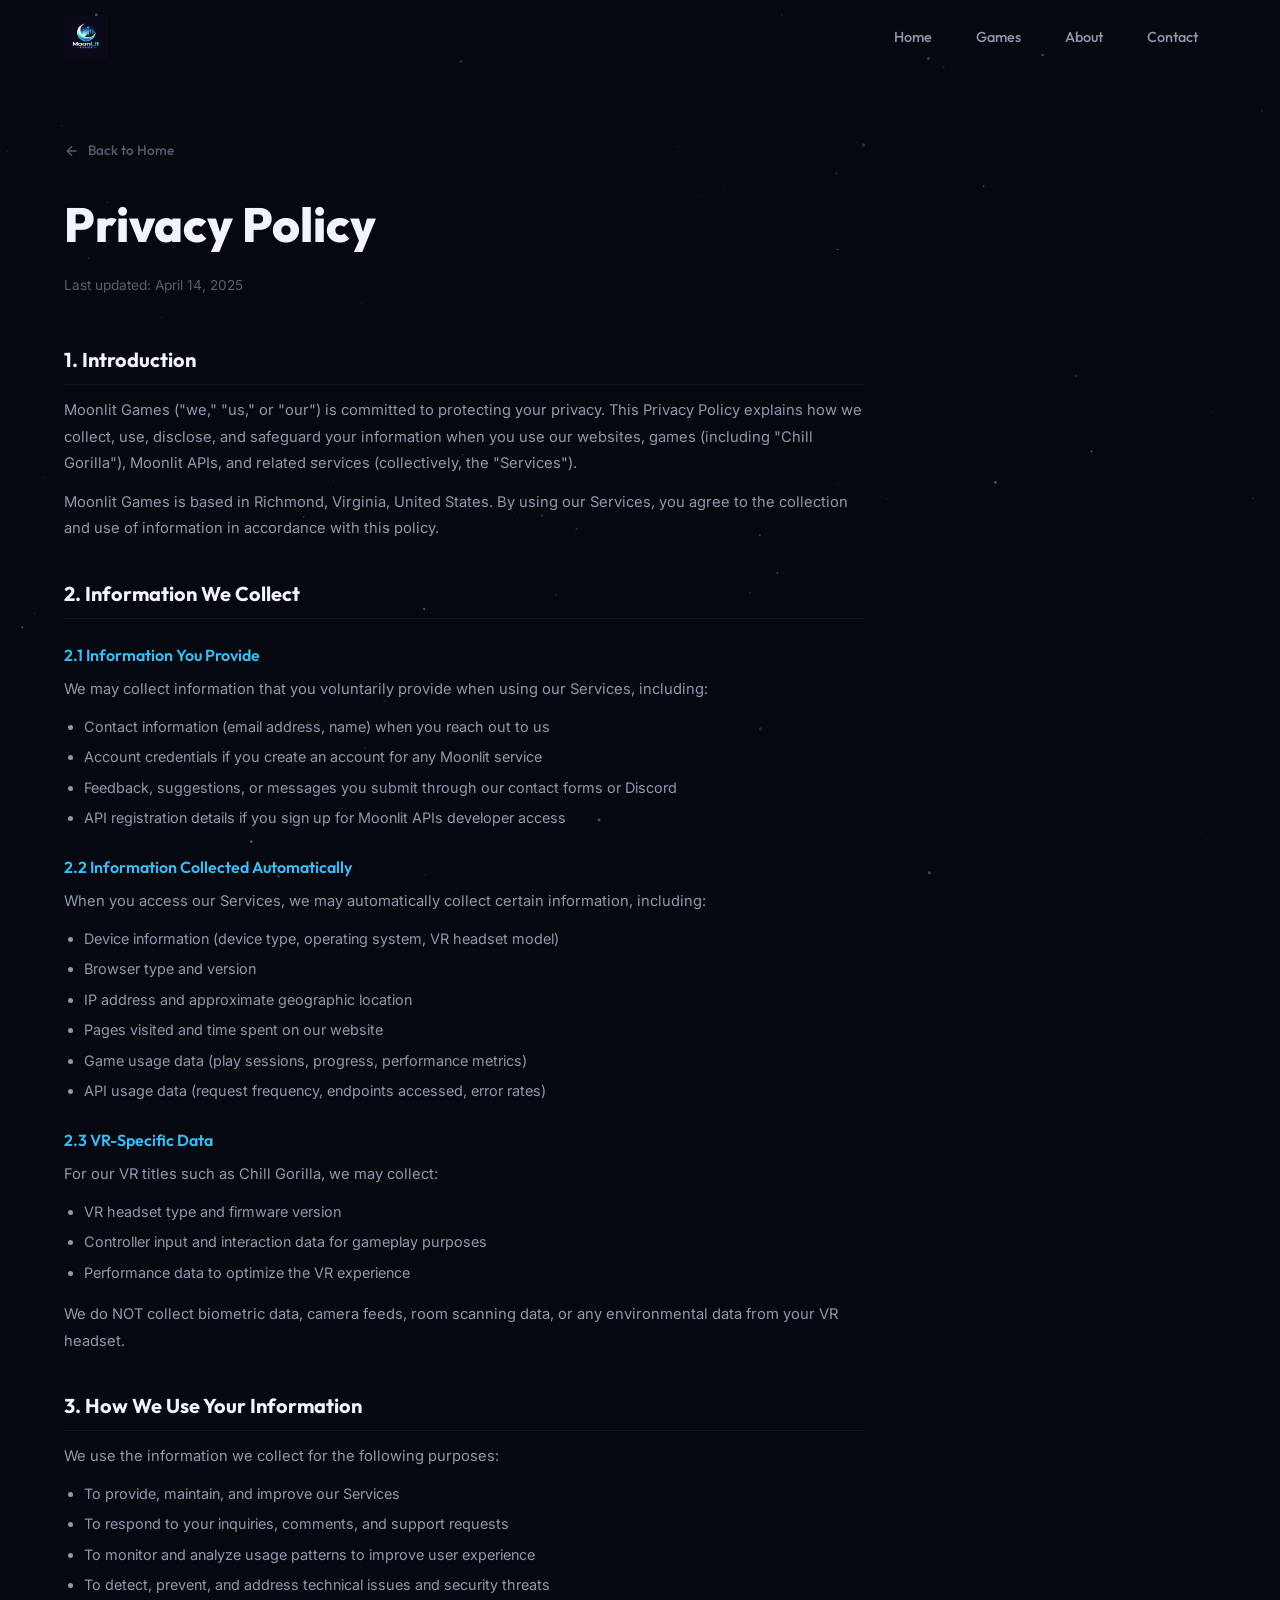
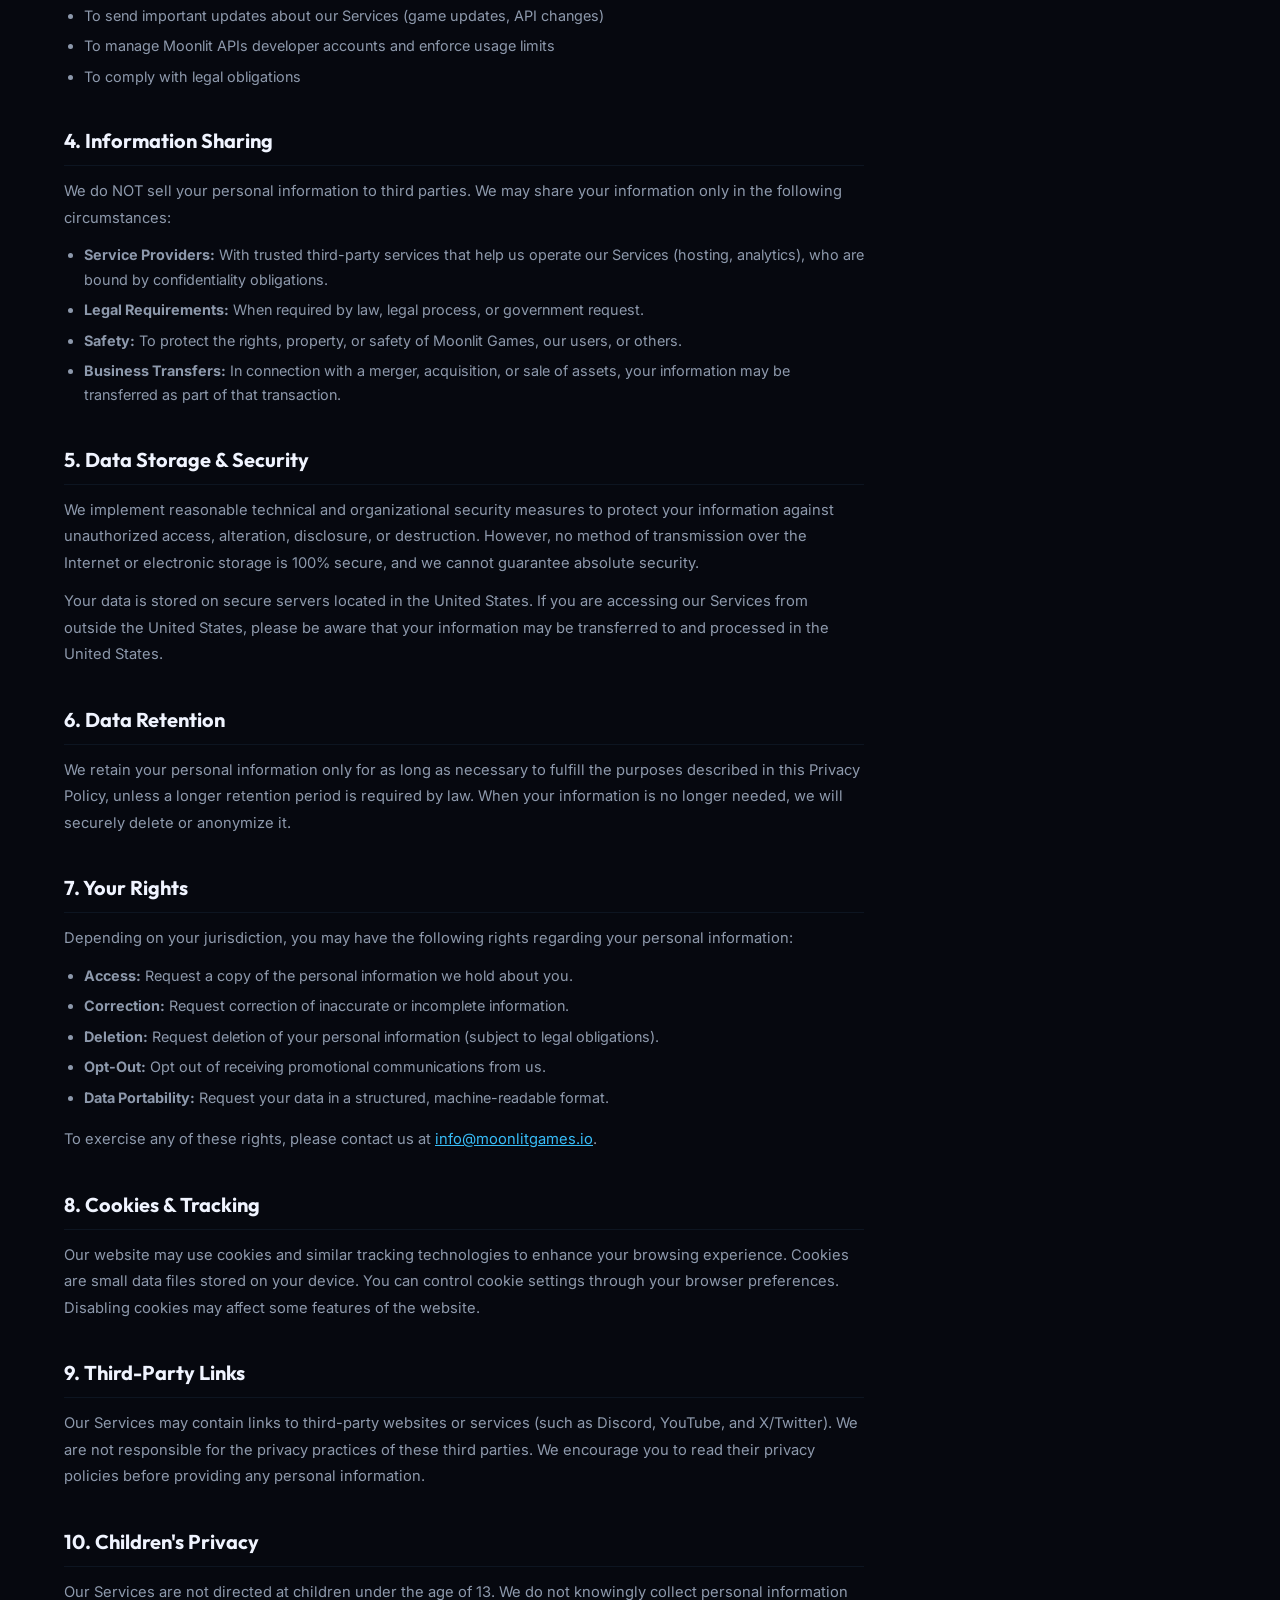
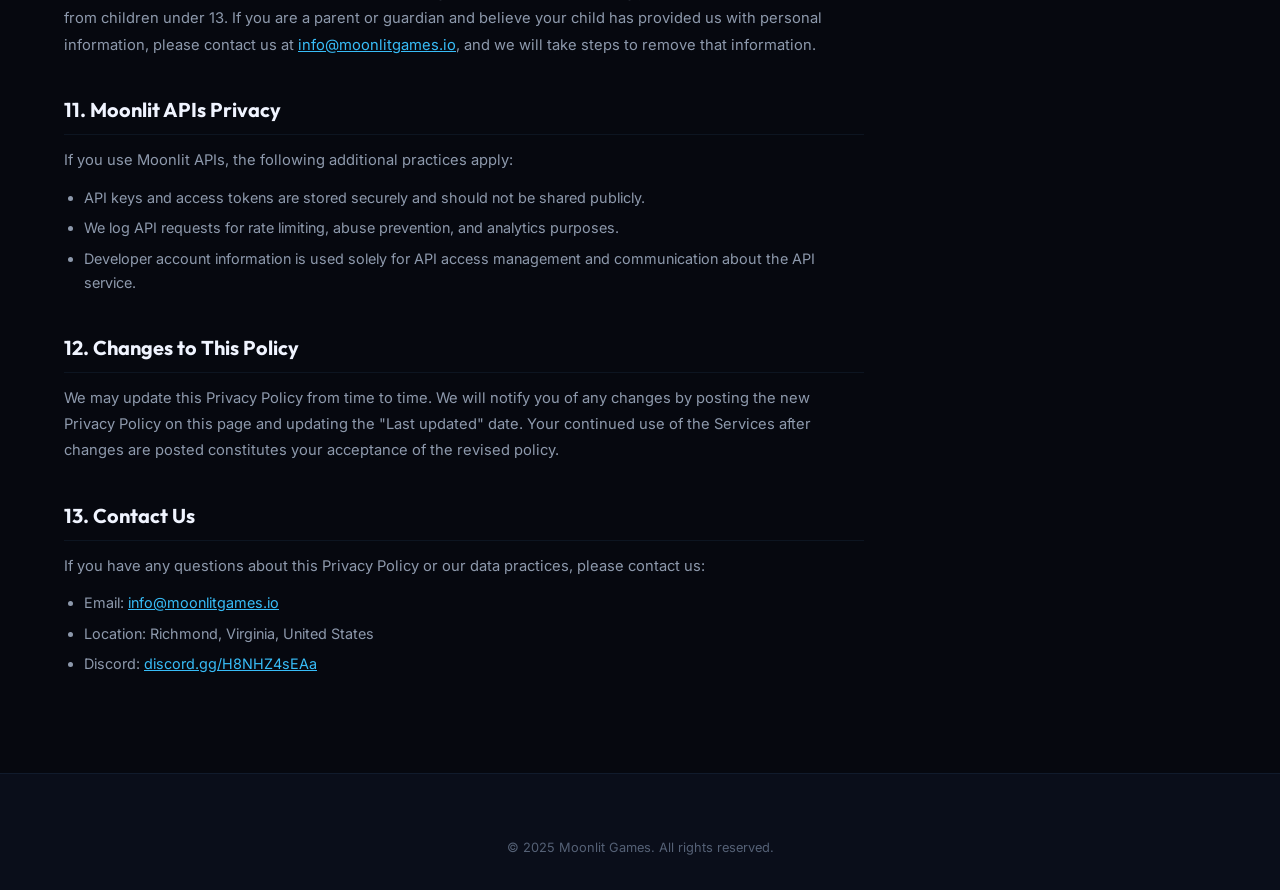
<file: privacy.html>
<!DOCTYPE html>
<html lang="en">

<head>
    <meta charset="UTF-8">
    <meta name="viewport" content="width=device-width, initial-scale=1.0">
    <title>Privacy Policy - Moonlit Games</title>
    <meta name="description" content="Privacy Policy for Moonlit Games and Moonlit APIs.">
    <link rel="icon" type="image/png" href="Moonlit Games logo design.png">
    <link rel="preconnect" href="https://fonts.googleapis.com">
    <link rel="preconnect" href="https://fonts.gstatic.com" crossorigin>
    <link
        href="https://fonts.googleapis.com/css2?family=Outfit:wght@300;400;500;600;700;800;900&family=Inter:wght@300;400;500;600;700&display=swap"
        rel="stylesheet">
    <link rel="stylesheet" href="styles.css">
    <style>
        .legal-page {
            padding: 140px 0 80px;
            position: relative;
            z-index: 1;
        }

        .legal-header {
            margin-bottom: 48px;
        }

        .legal-header h1 {
            font-family: var(--font-display);
            font-size: clamp(2rem, 4vw, 3rem);
            font-weight: 800;
            margin-bottom: 12px;
        }

        .legal-header .legal-updated {
            font-size: 0.85rem;
            color: var(--color-text-muted);
        }

        .legal-content {
            max-width: 800px;
        }

        .legal-content h2 {
            font-family: var(--font-display);
            font-size: 1.25rem;
            font-weight: 700;
            margin: 36px 0 12px;
            padding-bottom: 8px;
            border-bottom: 1px solid var(--color-border);
            color: var(--color-text-primary);
        }

        .legal-content h3 {
            font-family: var(--font-display);
            font-size: 1rem;
            font-weight: 600;
            margin: 24px 0 8px;
            color: var(--color-accent-1);
        }

        .legal-content p {
            font-size: 0.92rem;
            color: var(--color-text-secondary);
            line-height: 1.8;
            margin-bottom: 12px;
        }

        .legal-content ul {
            margin: 8px 0 16px 20px;
        }

        .legal-content li {
            font-size: 0.9rem;
            color: var(--color-text-secondary);
            line-height: 1.7;
            margin-bottom: 6px;
            list-style: disc;
        }

        .legal-content a {
            color: var(--color-accent-1);
            text-decoration: underline;
        }

        .legal-content a:hover {
            color: var(--color-accent-2);
        }

        .legal-back {
            display: inline-flex;
            align-items: center;
            gap: 8px;
            margin-bottom: 24px;
            font-family: var(--font-display);
            font-size: 0.85rem;
            font-weight: 500;
            color: var(--color-text-muted);
            transition: var(--transition-fast);
        }

        .legal-back:hover {
            color: var(--color-accent-1);
        }
    </style>
</head>

<body>
    <canvas id="particles-canvas"></canvas>

    <!-- Navigation -->
    <nav class="navbar scrolled" id="navbar">
        <div class="nav-container">
            <a href="index.html" class="nav-logo">
                <img src="Moonlit Games logo design.png" alt="Moonlit Games" class="logo-img">
            </a>
            <div class="nav-links" id="navLinks">
                <a href="index.html" class="nav-link">Home</a>
                <a href="index.html#games" class="nav-link">Games</a>
                <a href="index.html#about" class="nav-link">About</a>
                <a href="index.html#contact" class="nav-link">Contact</a>
            </div>
            <button class="nav-toggle" id="navToggle" aria-label="Toggle navigation">
                <span></span><span></span><span></span>
            </button>
        </div>
    </nav>

    <section class="legal-page">
        <div class="container">
            <a href="index.html" class="legal-back">
                <svg width="16" height="16" viewBox="0 0 24 24" fill="none" stroke="currentColor" stroke-width="2">
                    <path d="M19 12H5M12 19l-7-7 7-7" />
                </svg>
                Back to Home
            </a>
            <div class="legal-header">
                <h1>Privacy Policy</h1>
                <p class="legal-updated">Last updated: April 14, 2025</p>
            </div>
            <div class="legal-content">

                <h2>1. Introduction</h2>
                <p>Moonlit Games ("we," "us," or "our") is committed to protecting your privacy. This Privacy Policy
                    explains how we collect, use, disclose, and safeguard your information when you use our websites,
                    games (including "Chill Gorilla"), Moonlit APIs, and related services (collectively, the
                    "Services").</p>
                <p>Moonlit Games is based in Richmond, Virginia, United States. By using our Services, you agree to the
                    collection and use of information in accordance with this policy.</p>

                <h2>2. Information We Collect</h2>
                <h3>2.1 Information You Provide</h3>
                <p>We may collect information that you voluntarily provide when using our Services, including:</p>
                <ul>
                    <li>Contact information (email address, name) when you reach out to us</li>
                    <li>Account credentials if you create an account for any Moonlit service</li>
                    <li>Feedback, suggestions, or messages you submit through our contact forms or Discord</li>
                    <li>API registration details if you sign up for Moonlit APIs developer access</li>
                </ul>

                <h3>2.2 Information Collected Automatically</h3>
                <p>When you access our Services, we may automatically collect certain information, including:</p>
                <ul>
                    <li>Device information (device type, operating system, VR headset model)</li>
                    <li>Browser type and version</li>
                    <li>IP address and approximate geographic location</li>
                    <li>Pages visited and time spent on our website</li>
                    <li>Game usage data (play sessions, progress, performance metrics)</li>
                    <li>API usage data (request frequency, endpoints accessed, error rates)</li>
                </ul>

                <h3>2.3 VR-Specific Data</h3>
                <p>For our VR titles such as Chill Gorilla, we may collect:</p>
                <ul>
                    <li>VR headset type and firmware version</li>
                    <li>Controller input and interaction data for gameplay purposes</li>
                    <li>Performance data to optimize the VR experience</li>
                </ul>
                <p>We do NOT collect biometric data, camera feeds, room scanning data, or any environmental data from
                    your VR headset.</p>

                <h2>3. How We Use Your Information</h2>
                <p>We use the information we collect for the following purposes:</p>
                <ul>
                    <li>To provide, maintain, and improve our Services</li>
                    <li>To respond to your inquiries, comments, and support requests</li>
                    <li>To monitor and analyze usage patterns to improve user experience</li>
                    <li>To detect, prevent, and address technical issues and security threats</li>
                    <li>To send important updates about our Services (game updates, API changes)</li>
                    <li>To manage Moonlit APIs developer accounts and enforce usage limits</li>
                    <li>To comply with legal obligations</li>
                </ul>

                <h2>4. Information Sharing</h2>
                <p>We do NOT sell your personal information to third parties. We may share your information only in the
                    following circumstances:</p>
                <ul>
                    <li><strong>Service Providers:</strong> With trusted third-party services that help us operate our
                        Services (hosting, analytics), who are bound by confidentiality obligations.</li>
                    <li><strong>Legal Requirements:</strong> When required by law, legal process, or government request.
                    </li>
                    <li><strong>Safety:</strong> To protect the rights, property, or safety of Moonlit Games, our users,
                        or others.</li>
                    <li><strong>Business Transfers:</strong> In connection with a merger, acquisition, or sale of
                        assets, your information may be transferred as part of that transaction.</li>
                </ul>

                <h2>5. Data Storage & Security</h2>
                <p>We implement reasonable technical and organizational security measures to protect your information
                    against unauthorized access, alteration, disclosure, or destruction. However, no method of
                    transmission over the Internet or electronic storage is 100% secure, and we cannot guarantee
                    absolute security.</p>
                <p>Your data is stored on secure servers located in the United States. If you are accessing our Services
                    from outside the United States, please be aware that your information may be transferred to and
                    processed in the United States.</p>

                <h2>6. Data Retention</h2>
                <p>We retain your personal information only for as long as necessary to fulfill the purposes described
                    in this Privacy Policy, unless a longer retention period is required by law. When your information
                    is no longer needed, we will securely delete or anonymize it.</p>

                <h2>7. Your Rights</h2>
                <p>Depending on your jurisdiction, you may have the following rights regarding your personal
                    information:</p>
                <ul>
                    <li><strong>Access:</strong> Request a copy of the personal information we hold about you.</li>
                    <li><strong>Correction:</strong> Request correction of inaccurate or incomplete information.</li>
                    <li><strong>Deletion:</strong> Request deletion of your personal information (subject to legal
                        obligations).</li>
                    <li><strong>Opt-Out:</strong> Opt out of receiving promotional communications from us.</li>
                    <li><strong>Data Portability:</strong> Request your data in a structured, machine-readable format.
                    </li>
                </ul>
                <p>To exercise any of these rights, please contact us at <a
                        href="mailto:info@moonlitgames.io">info@moonlitgames.io</a>.</p>

                <h2>8. Cookies & Tracking</h2>
                <p>Our website may use cookies and similar tracking technologies to enhance your browsing experience.
                    Cookies are small data files stored on your device. You can control cookie settings through your
                    browser preferences. Disabling cookies may affect some features of the website.</p>

                <h2>9. Third-Party Links</h2>
                <p>Our Services may contain links to third-party websites or services (such as Discord, YouTube, and
                    X/Twitter). We are not responsible for the privacy practices of these third parties. We encourage
                    you to read their privacy policies before providing any personal information.</p>

                <h2>10. Children's Privacy</h2>
                <p>Our Services are not directed at children under the age of 13. We do not knowingly collect personal
                    information from children under 13. If you are a parent or guardian and believe your child has
                    provided us with personal information, please contact us at <a
                        href="mailto:info@moonlitgames.io">info@moonlitgames.io</a>, and we will take steps to remove
                    that information.</p>

                <h2>11. Moonlit APIs Privacy</h2>
                <p>If you use Moonlit APIs, the following additional practices apply:</p>
                <ul>
                    <li>API keys and access tokens are stored securely and should not be shared publicly.</li>
                    <li>We log API requests for rate limiting, abuse prevention, and analytics purposes.</li>
                    <li>Developer account information is used solely for API access management and communication about
                        the API service.</li>
                </ul>

                <h2>12. Changes to This Policy</h2>
                <p>We may update this Privacy Policy from time to time. We will notify you of any changes by posting the
                    new Privacy Policy on this page and updating the "Last updated" date. Your continued use of the
                    Services after changes are posted constitutes your acceptance of the revised policy.</p>

                <h2>13. Contact Us</h2>
                <p>If you have any questions about this Privacy Policy or our data practices, please contact us:</p>
                <ul>
                    <li>Email: <a href="mailto:info@moonlitgames.io">info@moonlitgames.io</a></li>
                    <li>Location: Richmond, Virginia, United States</li>
                    <li>Discord: <a href="https://discord.gg/H8NHZ4sEAa" target="_blank"
                            rel="noopener">discord.gg/H8NHZ4sEAa</a></li>
                </ul>

            </div>
        </div>
    </section>

    <footer class="footer">
        <div class="container">
            <div class="footer-bottom" style="border-top:none;padding-top:0;">
                <p>&copy; 2025 Moonlit Games. All rights reserved.</p>
            </div>
        </div>
    </footer>

    <script src="script.js"></script>
</body>

</html>
</file>
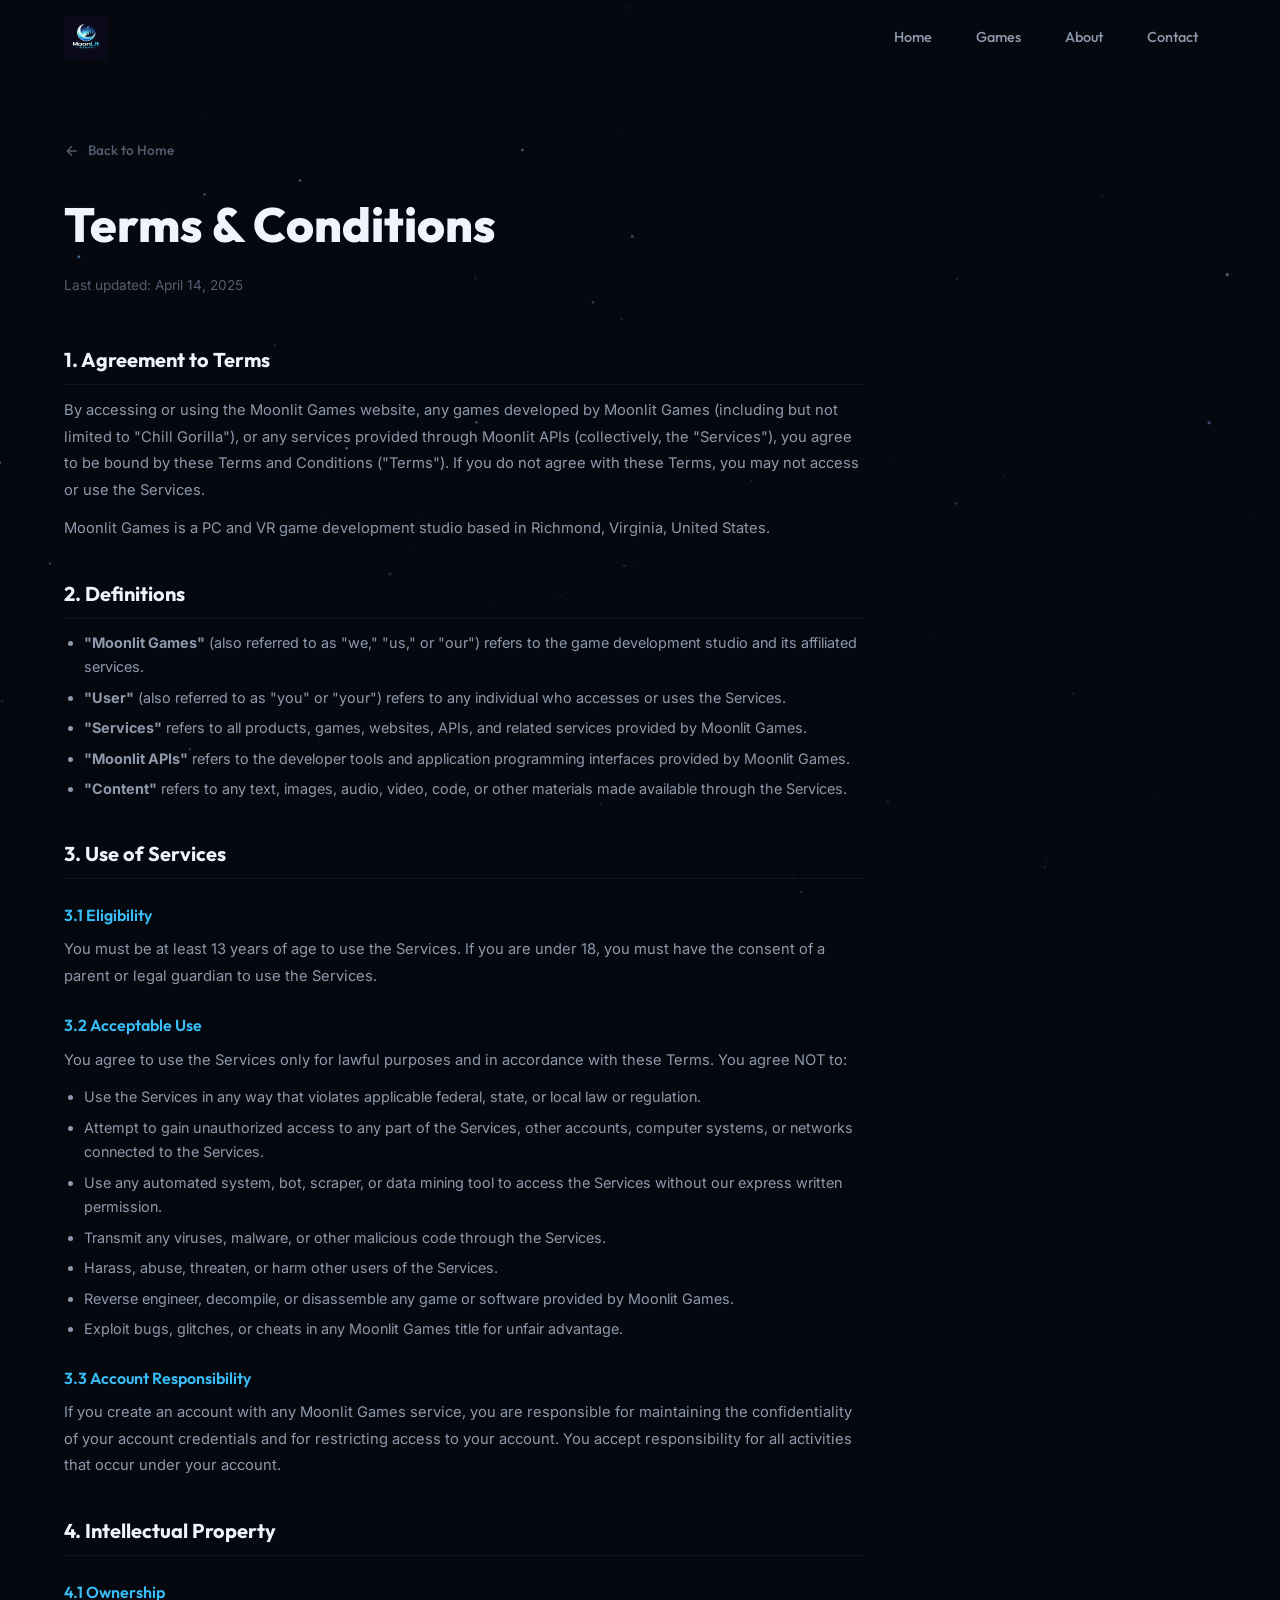
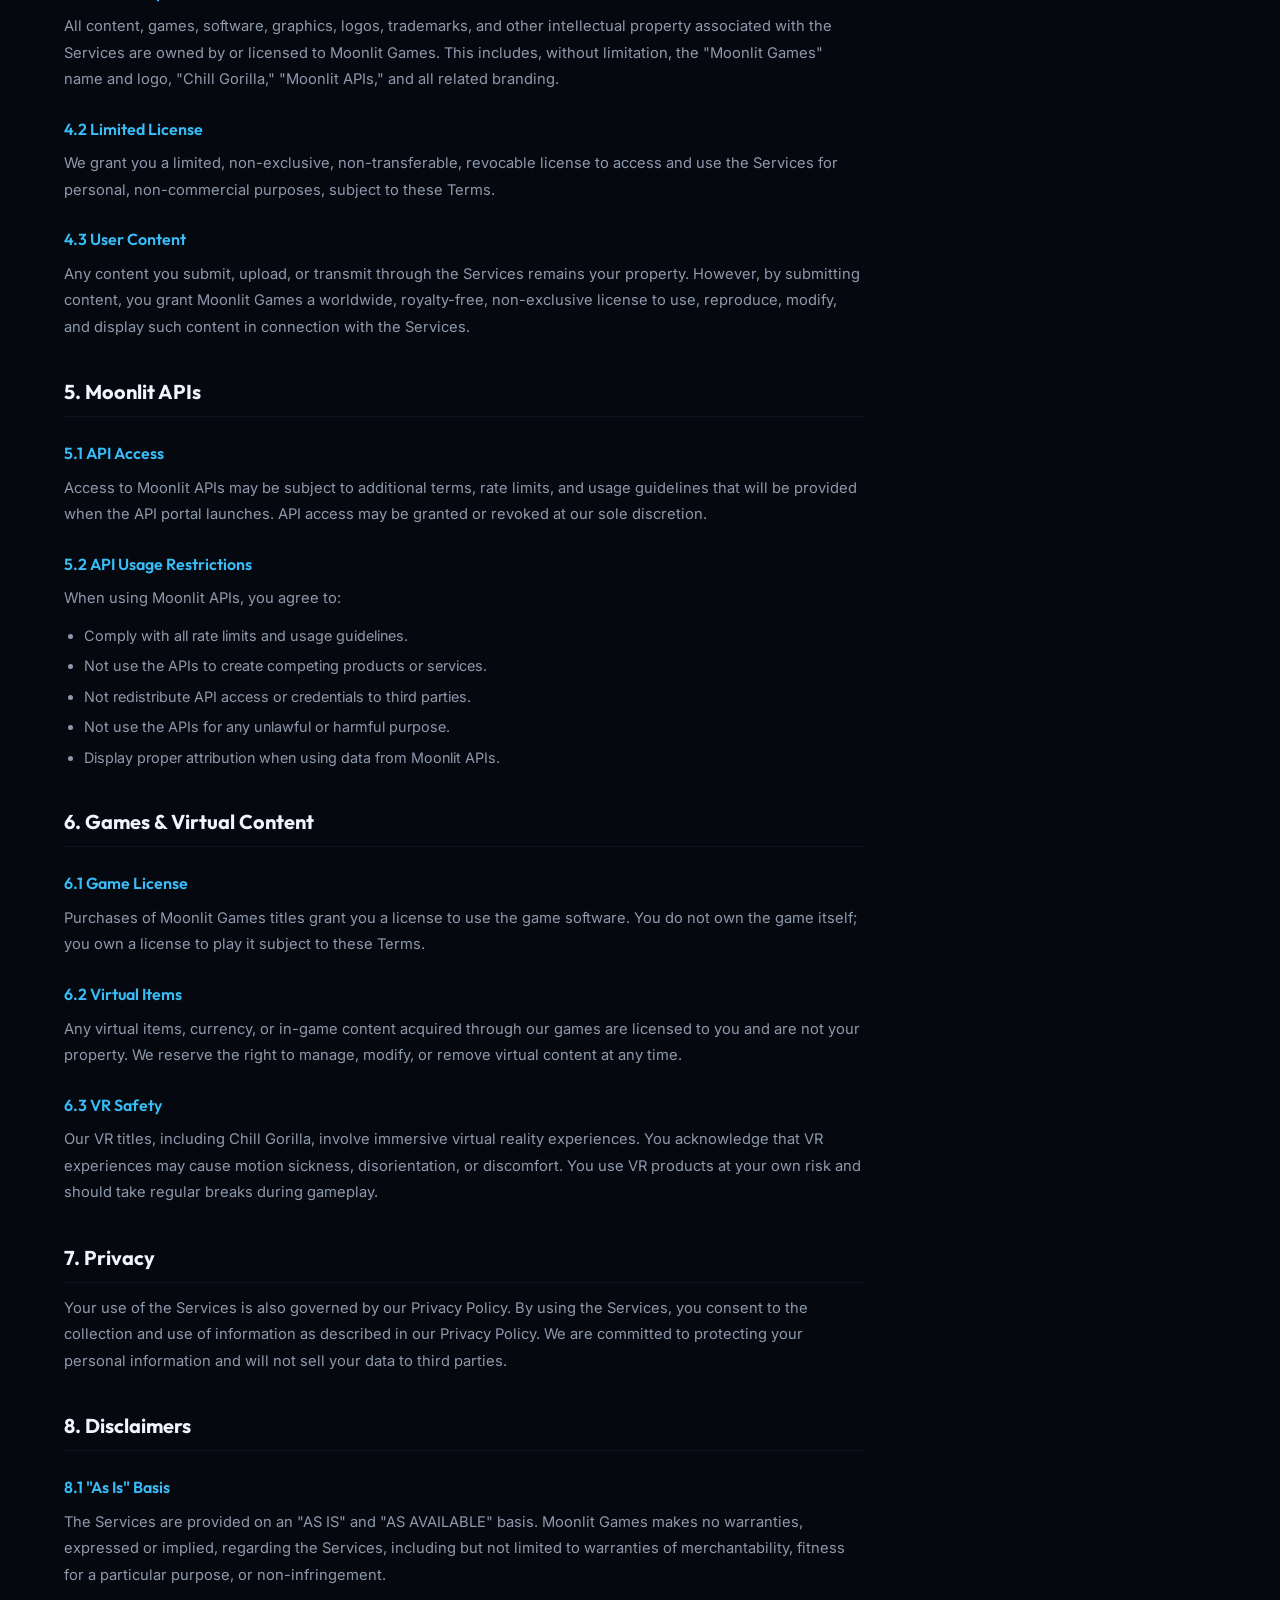
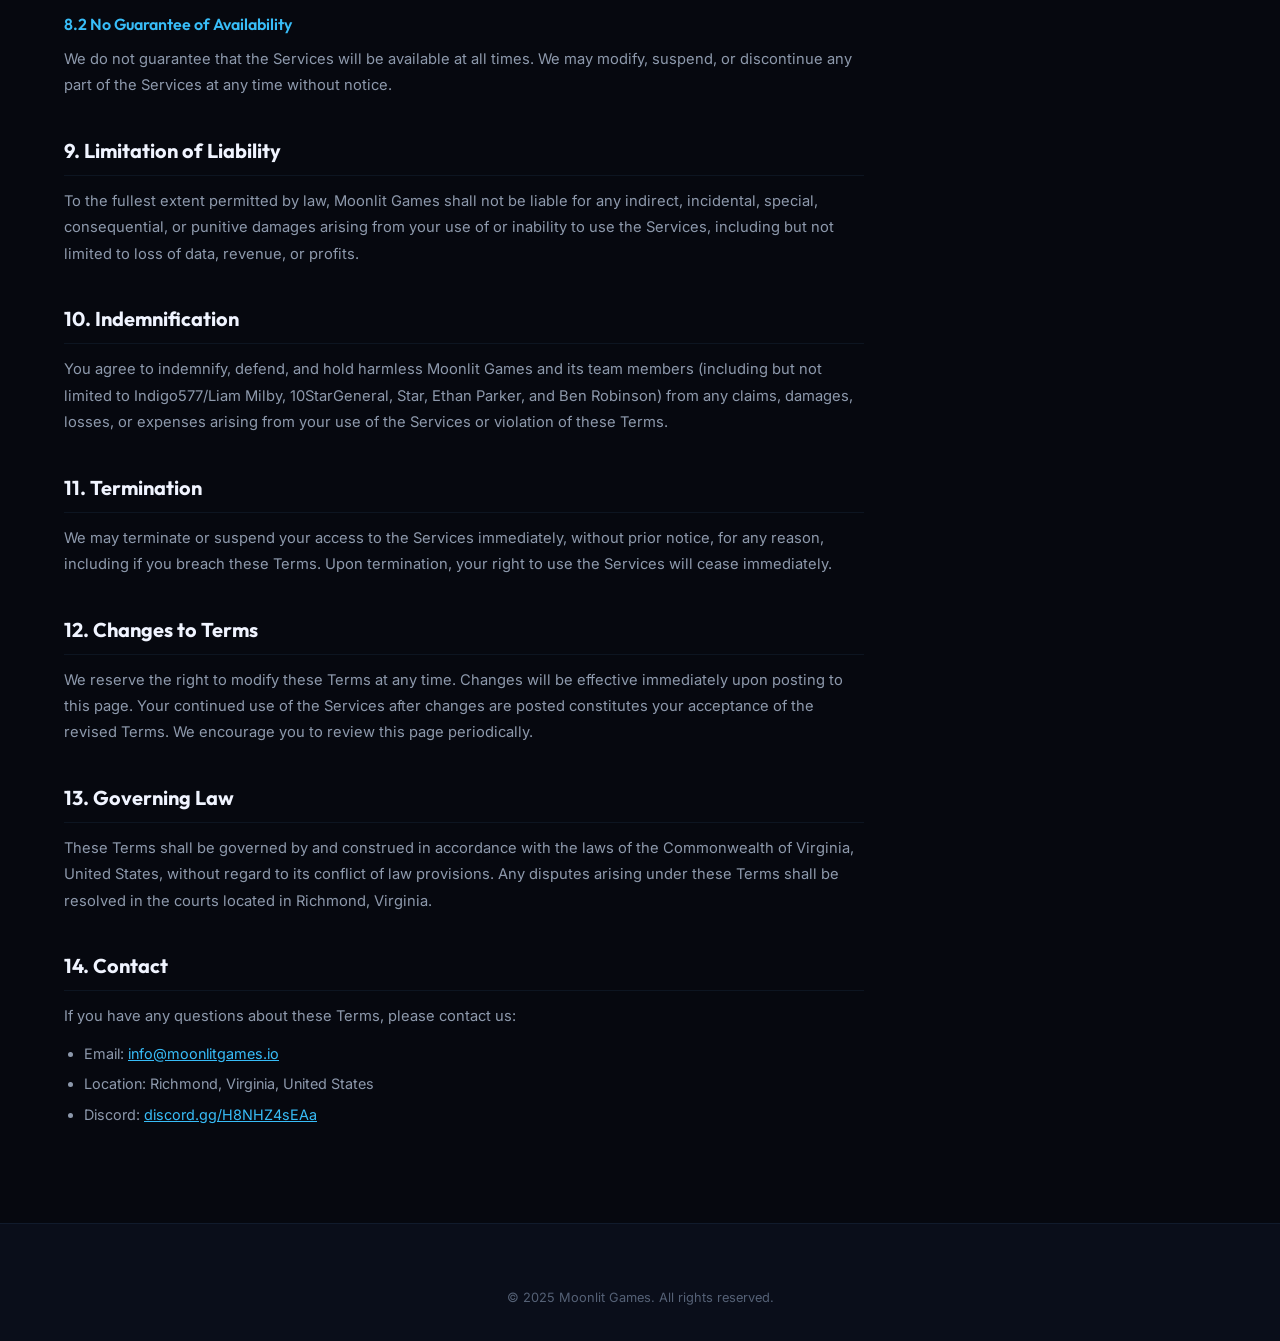
<file: terms.html>
<!DOCTYPE html>
<html lang="en">

<head>
    <meta charset="UTF-8">
    <meta name="viewport" content="width=device-width, initial-scale=1.0">
    <title>Terms & Conditions - Moonlit Games</title>
    <meta name="description" content="Terms and Conditions for Moonlit Games and Moonlit APIs.">
    <link rel="icon" type="image/png" href="Moonlit Games logo design.png">
    <link rel="preconnect" href="https://fonts.googleapis.com">
    <link rel="preconnect" href="https://fonts.gstatic.com" crossorigin>
    <link
        href="https://fonts.googleapis.com/css2?family=Outfit:wght@300;400;500;600;700;800;900&family=Inter:wght@300;400;500;600;700&display=swap"
        rel="stylesheet">
    <link rel="stylesheet" href="styles.css">
    <style>
        .legal-page {
            padding: 140px 0 80px;
            position: relative;
            z-index: 1;
        }

        .legal-header {
            margin-bottom: 48px;
        }

        .legal-header h1 {
            font-family: var(--font-display);
            font-size: clamp(2rem, 4vw, 3rem);
            font-weight: 800;
            margin-bottom: 12px;
        }

        .legal-header .legal-updated {
            font-size: 0.85rem;
            color: var(--color-text-muted);
        }

        .legal-content {
            max-width: 800px;
        }

        .legal-content h2 {
            font-family: var(--font-display);
            font-size: 1.25rem;
            font-weight: 700;
            margin: 36px 0 12px;
            padding-bottom: 8px;
            border-bottom: 1px solid var(--color-border);
            color: var(--color-text-primary);
        }

        .legal-content h3 {
            font-family: var(--font-display);
            font-size: 1rem;
            font-weight: 600;
            margin: 24px 0 8px;
            color: var(--color-accent-1);
        }

        .legal-content p {
            font-size: 0.92rem;
            color: var(--color-text-secondary);
            line-height: 1.8;
            margin-bottom: 12px;
        }

        .legal-content ul {
            margin: 8px 0 16px 20px;
        }

        .legal-content li {
            font-size: 0.9rem;
            color: var(--color-text-secondary);
            line-height: 1.7;
            margin-bottom: 6px;
            list-style: disc;
        }

        .legal-content a {
            color: var(--color-accent-1);
            text-decoration: underline;
        }

        .legal-content a:hover {
            color: var(--color-accent-2);
        }

        .legal-back {
            display: inline-flex;
            align-items: center;
            gap: 8px;
            margin-bottom: 24px;
            font-family: var(--font-display);
            font-size: 0.85rem;
            font-weight: 500;
            color: var(--color-text-muted);
            transition: var(--transition-fast);
        }

        .legal-back:hover {
            color: var(--color-accent-1);
        }
    </style>
</head>

<body>
    <canvas id="particles-canvas"></canvas>

    <!-- Navigation -->
    <nav class="navbar scrolled" id="navbar">
        <div class="nav-container">
            <a href="index.html" class="nav-logo">
                <img src="Moonlit Games logo design.png" alt="Moonlit Games" class="logo-img">
            </a>
            <div class="nav-links" id="navLinks">
                <a href="index.html" class="nav-link">Home</a>
                <a href="index.html#games" class="nav-link">Games</a>
                <a href="index.html#about" class="nav-link">About</a>
                <a href="index.html#contact" class="nav-link">Contact</a>
            </div>
            <button class="nav-toggle" id="navToggle" aria-label="Toggle navigation">
                <span></span><span></span><span></span>
            </button>
        </div>
    </nav>

    <section class="legal-page">
        <div class="container">
            <a href="index.html" class="legal-back">
                <svg width="16" height="16" viewBox="0 0 24 24" fill="none" stroke="currentColor" stroke-width="2">
                    <path d="M19 12H5M12 19l-7-7 7-7" />
                </svg>
                Back to Home
            </a>
            <div class="legal-header">
                <h1>Terms & Conditions</h1>
                <p class="legal-updated">Last updated: April 14, 2025</p>
            </div>
            <div class="legal-content">

                <h2>1. Agreement to Terms</h2>
                <p>By accessing or using the Moonlit Games website, any games developed by Moonlit Games (including but
                    not limited to "Chill Gorilla"), or any services provided through Moonlit APIs (collectively, the
                    "Services"), you agree to be bound by these Terms and Conditions ("Terms"). If you do not agree with
                    these Terms, you may not access or use the Services.</p>
                <p>Moonlit Games is a PC and VR game development studio based in Richmond, Virginia, United States.</p>

                <h2>2. Definitions</h2>
                <ul>
                    <li><strong>"Moonlit Games"</strong> (also referred to as "we," "us," or "our") refers to the game
                        development studio and its affiliated services.</li>
                    <li><strong>"User"</strong> (also referred to as "you" or "your") refers to any individual who
                        accesses or uses the Services.</li>
                    <li><strong>"Services"</strong> refers to all products, games, websites, APIs, and related services
                        provided by Moonlit Games.</li>
                    <li><strong>"Moonlit APIs"</strong> refers to the developer tools and application programming
                        interfaces provided by Moonlit Games.</li>
                    <li><strong>"Content"</strong> refers to any text, images, audio, video, code, or other materials
                        made available through the Services.</li>
                </ul>

                <h2>3. Use of Services</h2>
                <h3>3.1 Eligibility</h3>
                <p>You must be at least 13 years of age to use the Services. If you are under 18, you must have the
                    consent of a parent or legal guardian to use the Services.</p>

                <h3>3.2 Acceptable Use</h3>
                <p>You agree to use the Services only for lawful purposes and in accordance with these Terms. You agree
                    NOT to:</p>
                <ul>
                    <li>Use the Services in any way that violates applicable federal, state, or local law or regulation.
                    </li>
                    <li>Attempt to gain unauthorized access to any part of the Services, other accounts, computer
                        systems, or networks connected to the Services.</li>
                    <li>Use any automated system, bot, scraper, or data mining tool to access the Services without our
                        express written permission.</li>
                    <li>Transmit any viruses, malware, or other malicious code through the Services.</li>
                    <li>Harass, abuse, threaten, or harm other users of the Services.</li>
                    <li>Reverse engineer, decompile, or disassemble any game or software provided by Moonlit Games.</li>
                    <li>Exploit bugs, glitches, or cheats in any Moonlit Games title for unfair advantage.</li>
                </ul>

                <h3>3.3 Account Responsibility</h3>
                <p>If you create an account with any Moonlit Games service, you are responsible for maintaining the
                    confidentiality of your account credentials and for restricting access to your account. You accept
                    responsibility for all activities that occur under your account.</p>

                <h2>4. Intellectual Property</h2>
                <h3>4.1 Ownership</h3>
                <p>All content, games, software, graphics, logos, trademarks, and other intellectual property associated
                    with the Services are owned by or licensed to Moonlit Games. This includes, without limitation, the
                    "Moonlit Games" name and logo, "Chill Gorilla," "Moonlit APIs," and all related branding.</p>

                <h3>4.2 Limited License</h3>
                <p>We grant you a limited, non-exclusive, non-transferable, revocable license to access and use the
                    Services for personal, non-commercial purposes, subject to these Terms.</p>

                <h3>4.3 User Content</h3>
                <p>Any content you submit, upload, or transmit through the Services remains your property. However, by
                    submitting content, you grant Moonlit Games a worldwide, royalty-free, non-exclusive license to use,
                    reproduce, modify, and display such content in connection with the Services.</p>

                <h2>5. Moonlit APIs</h2>
                <h3>5.1 API Access</h3>
                <p>Access to Moonlit APIs may be subject to additional terms, rate limits, and usage guidelines that
                    will be provided when the API portal launches. API access may be granted or revoked at our sole
                    discretion.</p>

                <h3>5.2 API Usage Restrictions</h3>
                <p>When using Moonlit APIs, you agree to:</p>
                <ul>
                    <li>Comply with all rate limits and usage guidelines.</li>
                    <li>Not use the APIs to create competing products or services.</li>
                    <li>Not redistribute API access or credentials to third parties.</li>
                    <li>Not use the APIs for any unlawful or harmful purpose.</li>
                    <li>Display proper attribution when using data from Moonlit APIs.</li>
                </ul>

                <h2>6. Games & Virtual Content</h2>
                <h3>6.1 Game License</h3>
                <p>Purchases of Moonlit Games titles grant you a license to use the game software. You do not own the
                    game itself; you own a license to play it subject to these Terms.</p>

                <h3>6.2 Virtual Items</h3>
                <p>Any virtual items, currency, or in-game content acquired through our games are licensed to you and
                    are not your property. We reserve the right to manage, modify, or remove virtual content at any
                    time.</p>

                <h3>6.3 VR Safety</h3>
                <p>Our VR titles, including Chill Gorilla, involve immersive virtual reality experiences. You
                    acknowledge that VR experiences may cause motion sickness, disorientation, or discomfort. You use VR
                    products at your own risk and should take regular breaks during gameplay.</p>

                <h2>7. Privacy</h2>
                <p>Your use of the Services is also governed by our Privacy Policy. By using the Services, you consent
                    to the collection and use of information as described in our Privacy Policy. We are committed to
                    protecting your personal information and will not sell your data to third parties.</p>

                <h2>8. Disclaimers</h2>
                <h3>8.1 "As Is" Basis</h3>
                <p>The Services are provided on an "AS IS" and "AS AVAILABLE" basis. Moonlit Games makes no warranties,
                    expressed or implied, regarding the Services, including but not limited to warranties of
                    merchantability, fitness for a particular purpose, or non-infringement.</p>

                <h3>8.2 No Guarantee of Availability</h3>
                <p>We do not guarantee that the Services will be available at all times. We may modify, suspend, or
                    discontinue any part of the Services at any time without notice.</p>

                <h2>9. Limitation of Liability</h2>
                <p>To the fullest extent permitted by law, Moonlit Games shall not be liable for any indirect,
                    incidental, special, consequential, or punitive damages arising from your use of or inability to use
                    the Services, including but not limited to loss of data, revenue, or profits.</p>

                <h2>10. Indemnification</h2>
                <p>You agree to indemnify, defend, and hold harmless Moonlit Games and its team members (including but
                    not limited to Indigo577/Liam Milby, 10StarGeneral, Star, Ethan Parker, and Ben Robinson) from any
                    claims, damages, losses, or expenses arising from your use of the Services or violation of these
                    Terms.</p>

                <h2>11. Termination</h2>
                <p>We may terminate or suspend your access to the Services immediately, without prior notice, for any
                    reason, including if you breach these Terms. Upon termination, your right to use the Services will
                    cease immediately.</p>

                <h2>12. Changes to Terms</h2>
                <p>We reserve the right to modify these Terms at any time. Changes will be effective immediately upon
                    posting to this page. Your continued use of the Services after changes are posted constitutes your
                    acceptance of the revised Terms. We encourage you to review this page periodically.</p>

                <h2>13. Governing Law</h2>
                <p>These Terms shall be governed by and construed in accordance with the laws of the Commonwealth of
                    Virginia, United States, without regard to its conflict of law provisions. Any disputes arising
                    under these Terms shall be resolved in the courts located in Richmond, Virginia.</p>

                <h2>14. Contact</h2>
                <p>If you have any questions about these Terms, please contact us:</p>
                <ul>
                    <li>Email: <a href="mailto:info@moonlitgames.io">info@moonlitgames.io</a></li>
                    <li>Location: Richmond, Virginia, United States</li>
                    <li>Discord: <a href="https://discord.gg/H8NHZ4sEAa" target="_blank"
                            rel="noopener">discord.gg/H8NHZ4sEAa</a></li>
                </ul>

            </div>
        </div>
    </section>

    <footer class="footer">
        <div class="container">
            <div class="footer-bottom" style="border-top:none;padding-top:0;">
                <p>&copy; 2025 Moonlit Games. All rights reserved.</p>
            </div>
        </div>
    </footer>

    <script src="script.js"></script>
</body>

</html>
</file>
<file: styles.css>
/* ========================================
   MOONLIT GAMES - Design System & Styles
   ======================================== */

/* --- Design Tokens --- */
:root {
    /* Colors - derived from the logo's blue/cyan palette */
    --color-bg-primary: #06080f;
    --color-bg-secondary: #0a0e1a;
    --color-bg-card: rgba(14, 20, 38, 0.7);
    --color-bg-card-hover: rgba(20, 28, 52, 0.85);
    --color-surface: rgba(255, 255, 255, 0.03);
    --color-border: rgba(100, 180, 255, 0.08);
    --color-border-hover: rgba(100, 180, 255, 0.2);

    --color-accent-1: #38bdf8;
    /* sky blue */
    --color-accent-2: #06b6d4;
    /* cyan */
    --color-accent-3: #818cf8;
    /* indigo */
    --color-accent-glow: rgba(56, 189, 248, 0.15);

    --color-text-primary: #f0f4ff;
    --color-text-secondary: rgba(200, 215, 240, 0.7);
    --color-text-muted: rgba(160, 180, 210, 0.5);

    --gradient-primary: linear-gradient(135deg, #38bdf8 0%, #06b6d4 50%, #818cf8 100%);
    --gradient-card: linear-gradient(160deg, rgba(56, 189, 248, 0.05) 0%, rgba(6, 182, 212, 0.02) 100%);
    --gradient-glow: radial-gradient(ellipse at center, rgba(56, 189, 248, 0.12) 0%, transparent 70%);

    /* Typography */
    --font-display: 'Outfit', sans-serif;
    --font-body: 'Inter', sans-serif;

    /* Spacing */
    --section-padding: 120px 0;
    --container-max: 1200px;
    --container-padding: 0 24px;

    /* Transitions */
    --transition-fast: 0.2s cubic-bezier(0.4, 0, 0.2, 1);
    --transition-smooth: 0.4s cubic-bezier(0.4, 0, 0.2, 1);
    --transition-spring: 0.6s cubic-bezier(0.34, 1.56, 0.64, 1);

    /* Border Radius */
    --radius-sm: 6px;
    --radius-md: 12px;
    --radius-lg: 20px;
    --radius-xl: 28px;
}

/* --- Reset & Base --- */
*,
*::before,
*::after {
    margin: 0;
    padding: 0;
    box-sizing: border-box;
}

html {
    scroll-behavior: smooth;
    scroll-padding-top: 80px;
}

body {
    font-family: var(--font-body);
    background: var(--color-bg-primary);
    color: var(--color-text-primary);
    line-height: 1.6;
    overflow-x: hidden;
    -webkit-font-smoothing: antialiased;
    -moz-osx-font-smoothing: grayscale;
}

a {
    color: inherit;
    text-decoration: none;
}

img {
    max-width: 100%;
    display: block;
}

ul {
    list-style: none;
}

/* --- Particle Canvas --- */
#particles-canvas {
    position: fixed;
    top: 0;
    left: 0;
    width: 100%;
    height: 100%;
    z-index: 0;
    pointer-events: none;
}

/* --- Container --- */
.container {
    max-width: var(--container-max);
    margin: 0 auto;
    padding: var(--container-padding);
}

/* --- Navigation --- */
.navbar {
    position: fixed;
    top: 0;
    left: 0;
    right: 0;
    z-index: 1000;
    padding: 16px 0;
    transition: var(--transition-smooth);
    background: transparent;
}

.navbar.scrolled {
    background: rgba(6, 8, 15, 0.85);
    backdrop-filter: blur(20px) saturate(1.6);
    -webkit-backdrop-filter: blur(20px) saturate(1.6);
    border-bottom: 1px solid var(--color-border);
    padding: 10px 0;
}

.nav-container {
    max-width: var(--container-max);
    margin: 0 auto;
    padding: 0 24px;
    display: flex;
    align-items: center;
    justify-content: space-between;
}

.nav-logo {
    display: flex;
    align-items: center;
    z-index: 1001;
}

.logo-img {
    height: 44px;
    width: auto;
    transition: var(--transition-smooth);
}

.navbar.scrolled .logo-img {
    height: 36px;
}

.nav-links {
    display: flex;
    align-items: center;
    gap: 8px;
}

.nav-link {
    padding: 8px 18px;
    font-family: var(--font-display);
    font-size: 0.9rem;
    font-weight: 500;
    color: var(--color-text-secondary);
    border-radius: var(--radius-sm);
    transition: var(--transition-fast);
    position: relative;
}

.nav-link::after {
    content: '';
    position: absolute;
    bottom: 4px;
    left: 18px;
    right: 18px;
    height: 2px;
    background: var(--gradient-primary);
    border-radius: 1px;
    transform: scaleX(0);
    transition: var(--transition-fast);
}

.nav-link:hover,
.nav-link.active {
    color: var(--color-text-primary);
}

.nav-link.active::after,
.nav-link:hover::after {
    transform: scaleX(1);
}

.nav-toggle {
    display: none;
    flex-direction: column;
    gap: 5px;
    background: none;
    border: none;
    cursor: pointer;
    padding: 8px;
    z-index: 1001;
}

.nav-toggle span {
    width: 24px;
    height: 2px;
    background: var(--color-text-primary);
    border-radius: 2px;
    transition: var(--transition-fast);
}

/* --- Hero Section --- */
.hero {
    position: relative;
    min-height: 100vh;
    display: flex;
    align-items: center;
    justify-content: center;
    overflow: hidden;
}

.hero-bg {
    position: absolute;
    inset: 0;
    z-index: 0;
}

.hero-bg-img {
    width: 100%;
    height: 100%;
    object-fit: cover;
    opacity: 0.5;
}

.hero-overlay {
    position: absolute;
    inset: 0;
    background: linear-gradient(180deg,
            rgba(6, 8, 15, 0.3) 0%,
            rgba(6, 8, 15, 0.6) 50%,
            var(--color-bg-primary) 100%);
}

.hero-content {
    position: relative;
    z-index: 1;
    text-align: center;
    max-width: 800px;
    padding: 0 24px;
    animation: fadeInUp 1s ease-out;
}

.hero-badge {
    display: inline-block;
    padding: 6px 16px;
    background: rgba(56, 189, 248, 0.1);
    border: 1px solid rgba(56, 189, 248, 0.2);
    border-radius: 50px;
    font-family: var(--font-display);
    font-size: 0.8rem;
    font-weight: 500;
    color: var(--color-accent-1);
    letter-spacing: 0.5px;
    text-transform: uppercase;
    margin-bottom: 24px;
}

.hero-title {
    font-family: var(--font-display);
    font-size: clamp(2.5rem, 6vw, 4.5rem);
    font-weight: 800;
    line-height: 1.1;
    margin-bottom: 20px;
    letter-spacing: -1px;
}

.gradient-text {
    background: var(--gradient-primary);
    -webkit-background-clip: text;
    -webkit-text-fill-color: transparent;
    background-clip: text;
}

.hero-subtitle {
    font-size: 1.1rem;
    color: var(--color-text-secondary);
    max-width: 600px;
    margin: 0 auto 36px;
    line-height: 1.7;
}

.hero-actions {
    display: flex;
    gap: 16px;
    justify-content: center;
    flex-wrap: wrap;
    margin-bottom: 48px;
}

/* --- Buttons --- */
.btn {
    display: inline-flex;
    align-items: center;
    gap: 8px;
    padding: 14px 28px;
    font-family: var(--font-display);
    font-size: 0.95rem;
    font-weight: 600;
    border-radius: var(--radius-md);
    transition: var(--transition-smooth);
    cursor: pointer;
    border: none;
}

.btn-primary {
    background: var(--gradient-primary);
    color: #fff;
    box-shadow: 0 4px 24px rgba(56, 189, 248, 0.25);
}

.btn-primary:hover {
    transform: translateY(-2px);
    box-shadow: 0 8px 32px rgba(56, 189, 248, 0.35);
}

.btn-outline {
    background: transparent;
    color: var(--color-text-primary);
    border: 1px solid var(--color-border-hover);
}

.btn-outline:hover {
    background: rgba(255, 255, 255, 0.05);
    border-color: var(--color-accent-1);
    transform: translateY(-2px);
}

/* --- Hero Stats --- */
.hero-stats {
    display: flex;
    align-items: center;
    justify-content: center;
    gap: 32px;
}

.stat {
    text-align: center;
}

.stat-number {
    font-family: var(--font-display);
    font-size: 2rem;
    font-weight: 800;
    color: var(--color-text-primary);
}

.stat-suffix {
    font-family: var(--font-display);
    font-size: 1.2rem;
    font-weight: 700;
    color: var(--color-accent-1);
}

.stat-label {
    display: block;
    font-size: 0.8rem;
    color: var(--color-text-muted);
    text-transform: uppercase;
    letter-spacing: 1px;
    margin-top: 4px;
}

.stat-divider {
    width: 1px;
    height: 40px;
    background: var(--color-border);
}

/* --- Scroll Indicator --- */
.scroll-indicator {
    position: absolute;
    bottom: 32px;
    left: 50%;
    transform: translateX(-50%);
    display: flex;
    flex-direction: column;
    align-items: center;
    gap: 8px;
    z-index: 1;
}

.scroll-indicator span {
    font-size: 0.7rem;
    text-transform: uppercase;
    letter-spacing: 2px;
    color: var(--color-text-muted);
}

.scroll-line {
    width: 1px;
    height: 40px;
    background: linear-gradient(to bottom, var(--color-accent-1), transparent);
    animation: scrollPulse 2s ease-in-out infinite;
}

@keyframes scrollPulse {

    0%,
    100% {
        opacity: 0.3;
        transform: scaleY(0.6);
    }

    50% {
        opacity: 1;
        transform: scaleY(1);
    }
}

/* --- Section Commons --- */
.section {
    padding: var(--section-padding);
    position: relative;
    z-index: 1;
}

.section-header {
    text-align: center;
    margin-bottom: 64px;
}

.section-tag {
    display: inline-block;
    padding: 4px 14px;
    background: rgba(56, 189, 248, 0.08);
    border: 1px solid rgba(56, 189, 248, 0.15);
    border-radius: 50px;
    font-family: var(--font-display);
    font-size: 0.75rem;
    font-weight: 500;
    color: var(--color-accent-1);
    letter-spacing: 1px;
    text-transform: uppercase;
    margin-bottom: 16px;
}

.section-title {
    font-family: var(--font-display);
    font-size: clamp(2rem, 4vw, 3rem);
    font-weight: 800;
    margin-bottom: 16px;
    letter-spacing: -0.5px;
}

.section-subtitle {
    font-size: 1.05rem;
    color: var(--color-text-secondary);
    max-width: 560px;
    margin: 0 auto;
    line-height: 1.7;
}

/* --- Games Section --- */
.games-section {
    background: var(--color-bg-secondary);
}

.game-showcase {
    display: grid;
    grid-template-columns: 1fr 1fr;
    gap: 48px;
    align-items: center;
    margin-bottom: 80px;
}

.game-visual {
    position: relative;
    border-radius: var(--radius-lg);
    overflow: hidden;
}

.game-card-glow {
    position: absolute;
    inset: -2px;
    background: var(--gradient-primary);
    border-radius: var(--radius-lg);
    opacity: 0.3;
    filter: blur(1px);
    z-index: 0;
}

.game-img {
    position: relative;
    z-index: 1;
    width: 100%;
    border-radius: calc(var(--radius-lg) - 2px);
    aspect-ratio: 16/10;
    object-fit: cover;
}

.game-badge {
    position: absolute;
    top: 16px;
    left: 16px;
    z-index: 2;
    padding: 6px 14px;
    background: rgba(6, 8, 15, 0.75);
    backdrop-filter: blur(8px);
    border: 1px solid var(--color-border-hover);
    border-radius: 50px;
    font-family: var(--font-display);
    font-size: 0.7rem;
    font-weight: 600;
    letter-spacing: 0.5px;
    text-transform: uppercase;
    color: var(--color-accent-1);
}

.feature-list {
    display: flex;
    flex-direction: column;
    gap: 24px;
}

.feature-item {
    display: flex;
    gap: 16px;
    padding: 20px;
    background: var(--gradient-card);
    border: 1px solid var(--color-border);
    border-radius: var(--radius-md);
    transition: var(--transition-smooth);
    opacity: 0;
    transform: translateX(20px);
}

.feature-item.visible {
    opacity: 1;
    transform: translateX(0);
}

.feature-item:hover {
    border-color: var(--color-border-hover);
    background: var(--color-bg-card-hover);
    transform: translateX(4px);
}

.feature-icon {
    flex-shrink: 0;
    width: 44px;
    height: 44px;
    display: flex;
    align-items: center;
    justify-content: center;
    background: rgba(56, 189, 248, 0.08);
    border-radius: var(--radius-sm);
    color: var(--color-accent-1);
}

.feature-content h3 {
    font-family: var(--font-display);
    font-size: 1rem;
    font-weight: 600;
    margin-bottom: 4px;
}

.feature-content p {
    font-size: 0.88rem;
    color: var(--color-text-secondary);
    line-height: 1.5;
}

/* --- Roadmap --- */
.roadmap {
    margin-top: 80px;
}

.roadmap-title {
    font-family: var(--font-display);
    font-size: 1.2rem;
    font-weight: 600;
    text-align: center;
    margin-bottom: 40px;
    color: var(--color-text-secondary);
}

.roadmap-track {
    display: grid;
    grid-template-columns: repeat(4, 1fr);
    gap: 24px;
    position: relative;
}

.roadmap-track::before {
    content: '';
    position: absolute;
    top: 20px;
    left: 10%;
    right: 10%;
    height: 2px;
    background: var(--color-border);
}

.roadmap-item {
    position: relative;
    text-align: center;
}

.roadmap-marker {
    width: 14px;
    height: 14px;
    border-radius: 50%;
    background: var(--color-bg-card);
    border: 2px solid var(--color-border);
    margin: 14px auto 20px;
    position: relative;
    z-index: 1;
    transition: var(--transition-smooth);
}

.roadmap-item.completed .roadmap-marker {
    background: var(--color-accent-2);
    border-color: var(--color-accent-1);
    box-shadow: 0 0 12px rgba(6, 182, 212, 0.4);
}

.roadmap-item.active .roadmap-marker {
    background: var(--color-accent-1);
    border-color: var(--color-accent-1);
    box-shadow: 0 0 16px rgba(56, 189, 248, 0.5);
    animation: pulse 2s ease-in-out infinite;
}

@keyframes pulse {

    0%,
    100% {
        box-shadow: 0 0 8px rgba(56, 189, 248, 0.3);
    }

    50% {
        box-shadow: 0 0 20px rgba(56, 189, 248, 0.6);
    }
}

.roadmap-card {
    padding: 20px 16px;
    background: var(--color-bg-card);
    border: 1px solid var(--color-border);
    border-radius: var(--radius-md);
    transition: var(--transition-smooth);
}

.roadmap-item:hover .roadmap-card {
    border-color: var(--color-border-hover);
    transform: translateY(-4px);
}

.roadmap-quarter {
    font-family: var(--font-display);
    font-size: 0.7rem;
    font-weight: 700;
    color: var(--color-accent-1);
    letter-spacing: 1px;
    text-transform: uppercase;
}

.roadmap-card h4 {
    font-family: var(--font-display);
    font-size: 0.95rem;
    font-weight: 600;
    margin: 8px 0 12px;
}

.roadmap-card ul {
    text-align: left;
}

.roadmap-card li {
    font-size: 0.8rem;
    color: var(--color-text-secondary);
    padding: 3px 0;
    padding-left: 14px;
    position: relative;
}

.roadmap-card li::before {
    content: '';
    position: absolute;
    left: 0;
    top: 50%;
    width: 4px;
    height: 4px;
    border-radius: 50%;
    background: var(--color-accent-2);
    transform: translateY(-50%);
}

/* --- Values Section --- */
.values-section {
    background: var(--color-bg-primary);
}

.values-grid {
    display: grid;
    grid-template-columns: repeat(3, 1fr);
    gap: 24px;
}

.value-card {
    padding: 36px 28px;
    background: var(--gradient-card);
    border: 1px solid var(--color-border);
    border-radius: var(--radius-lg);
    text-align: center;
    transition: var(--transition-smooth);
    opacity: 0;
    transform: translateY(20px);
}

.value-card.visible {
    opacity: 1;
    transform: translateY(0);
}

.value-card:hover {
    border-color: var(--color-border-hover);
    transform: translateY(-6px);
    box-shadow: 0 20px 60px rgba(0, 0, 0, 0.3);
}

.value-icon-wrap {
    width: 64px;
    height: 64px;
    margin: 0 auto 20px;
    display: flex;
    align-items: center;
    justify-content: center;
    background: rgba(56, 189, 248, 0.06);
    border: 1px solid rgba(56, 189, 248, 0.1);
    border-radius: var(--radius-md);
    color: var(--color-accent-1);
}

.value-card h3 {
    font-family: var(--font-display);
    font-size: 1.15rem;
    font-weight: 700;
    margin-bottom: 10px;
}

.value-card p {
    font-size: 0.9rem;
    color: var(--color-text-secondary);
    line-height: 1.6;
}

/* --- APIs Section --- */
.apis-section {
    background: var(--color-bg-primary);
    border-top: 1px solid var(--color-border);
}

.apis-showcase {
    display: grid;
    grid-template-columns: 1fr 2fr;
    gap: 48px;
    align-items: start;
}

.apis-logo-wrap {
    text-align: center;
    padding: 40px 24px;
    background: var(--color-bg-card);
    border: 1px solid var(--color-border);
    border-radius: var(--radius-lg);
    opacity: 0;
    transform: translateY(20px);
    transition: var(--transition-smooth);
}

.apis-logo-wrap.visible {
    opacity: 1;
    transform: translateY(0);
}

.apis-logo {
    margin-bottom: 24px;
}

.apis-logo svg {
    filter: drop-shadow(0 0 20px rgba(56, 189, 248, 0.15));
}

.apis-coming-soon {
    text-align: center;
}

.coming-soon-badge {
    display: inline-block;
    padding: 6px 18px;
    background: linear-gradient(135deg, rgba(56, 189, 248, 0.15), rgba(129, 140, 248, 0.15));
    border: 1px solid rgba(56, 189, 248, 0.25);
    border-radius: 50px;
    font-family: var(--font-display);
    font-size: 0.75rem;
    font-weight: 600;
    color: var(--color-accent-1);
    letter-spacing: 1px;
    text-transform: uppercase;
    margin-bottom: 12px;
    animation: pulse 2s ease-in-out infinite;
}

.apis-coming-soon p {
    font-size: 0.85rem;
    color: var(--color-text-muted);
    line-height: 1.5;
    margin-bottom: 16px;
}

.apis-logo-img {
    width: 180px;
    height: auto;
    margin: 0 auto;
    border-radius: var(--radius-md);
    filter: drop-shadow(0 0 20px rgba(56, 189, 248, 0.15));
}

.apis-btn {
    margin-top: 4px;
    font-size: 0.85rem;
    padding: 10px 22px;
}

.apis-features {
    display: flex;
    flex-direction: column;
    gap: 20px;
}

.api-card {
    padding: 28px;
    background: var(--gradient-card);
    border: 1px solid var(--color-border);
    border-radius: var(--radius-md);
    transition: var(--transition-smooth);
    display: flex;
    gap: 20px;
    align-items: flex-start;
    flex-wrap: wrap;
    opacity: 0;
    transform: translateX(20px);
}

.api-card.visible {
    opacity: 1;
    transform: translateX(0);
}

.api-card:hover {
    border-color: var(--color-border-hover);
    transform: translateX(4px);
    background: var(--color-bg-card-hover);
}

.api-card-icon {
    flex-shrink: 0;
    width: 48px;
    height: 48px;
    display: flex;
    align-items: center;
    justify-content: center;
    background: rgba(56, 189, 248, 0.08);
    border: 1px solid rgba(56, 189, 248, 0.12);
    border-radius: var(--radius-sm);
    color: var(--color-accent-1);
}

.api-card h3 {
    font-family: var(--font-display);
    font-size: 1.05rem;
    font-weight: 600;
    flex: 1 0 calc(100% - 68px);
    margin-top: 10px;
}

.api-card p {
    font-size: 0.88rem;
    color: var(--color-text-secondary);
    line-height: 1.5;
    flex: 1 0 100%;
    margin-top: -8px;
}

.api-status {
    display: inline-block;
    padding: 4px 12px;
    border-radius: 50px;
    font-family: var(--font-display);
    font-size: 0.7rem;
    font-weight: 500;
    letter-spacing: 0.5px;
    background: rgba(6, 182, 212, 0.1);
    border: 1px solid rgba(6, 182, 212, 0.2);
    color: var(--color-accent-2);
}

@media (max-width: 768px) {
    .apis-showcase {
        grid-template-columns: 1fr;
    }
}

/* --- About / Team Section --- */
.about-section {
    background: var(--color-bg-secondary);
}

.team-grid {
    display: grid;
    grid-template-columns: repeat(3, 1fr);
    gap: 24px;
    margin-bottom: 48px;
}

.team-card {
    padding: 32px 24px;
    background: var(--color-bg-card);
    border: 1px solid var(--color-border);
    border-radius: var(--radius-lg);
    text-align: center;
    transition: var(--transition-smooth);
    opacity: 0;
    transform: translateY(20px);
}

.team-card.visible {
    opacity: 1;
    transform: translateY(0);
}

.team-card:hover {
    border-color: var(--color-border-hover);
    transform: translateY(-4px);
}

.team-avatar {
    margin-bottom: 16px;
}

.avatar-placeholder {
    width: 64px;
    height: 64px;
    margin: 0 auto;
    border-radius: 50%;
    background: var(--gradient-primary);
    display: flex;
    align-items: center;
    justify-content: center;
    font-family: var(--font-display);
    font-size: 1.1rem;
    font-weight: 700;
    color: #fff;
}

.team-card h4 {
    font-family: var(--font-display);
    font-size: 1.05rem;
    font-weight: 600;
    margin-bottom: 4px;
}

.team-role {
    font-size: 0.8rem;
    font-weight: 500;
    color: var(--color-accent-1);
    display: block;
    margin-bottom: 10px;
}

.team-card p {
    font-size: 0.85rem;
    color: var(--color-text-secondary);
    line-height: 1.5;
    margin-bottom: 14px;
}

.team-social {
    display: inline-flex;
    align-items: center;
    justify-content: center;
    width: 36px;
    height: 36px;
    border-radius: 50%;
    background: rgba(56, 189, 248, 0.08);
    color: var(--color-text-secondary);
    transition: var(--transition-fast);
}

.team-social:hover {
    background: var(--color-accent-1);
    color: #fff;
    transform: scale(1.1);
}

/* --- Platform Tags --- */
.platform-tags {
    display: flex;
    gap: 10px;
    flex-wrap: wrap;
    margin-bottom: 20px;
}

.platform-tag {
    display: inline-flex;
    align-items: center;
    gap: 6px;
    padding: 6px 14px;
    background: rgba(56, 189, 248, 0.08);
    border: 1px solid rgba(56, 189, 248, 0.15);
    border-radius: 50px;
    font-family: var(--font-display);
    font-size: 0.75rem;
    font-weight: 500;
    color: var(--color-accent-1);
    letter-spacing: 0.5px;
}

.platform-tag.horror-tag {
    background: rgba(248, 113, 113, 0.08);
    border-color: rgba(248, 113, 113, 0.2);
    color: #f87171;
}

/* --- Team Unique Avatars --- */
.founder-badge {
    background: linear-gradient(135deg, #f59e0b, #d97706) !important;
    box-shadow: 0 0 20px rgba(245, 158, 11, 0.3);
}

.cofounder-badge {
    background: linear-gradient(135deg, #06b6d4, #0891b2) !important;
    box-shadow: 0 0 20px rgba(6, 182, 212, 0.3);
}

.artist-badge {
    background: linear-gradient(135deg, #a78bfa, #7c3aed) !important;
    box-shadow: 0 0 20px rgba(167, 139, 250, 0.3);
}

.team-name-real {
    display: block;
    font-size: 0.78rem;
    color: var(--color-text-muted);
    margin-bottom: 2px;
}

.team-grid-3 {
    max-width: 900px;
    margin: 0 auto 48px;
}

/* --- Berlin Callout --- */
.berlin-callout {
    display: flex;
    align-items: center;
    justify-content: space-between;
    padding: 40px;
    background: var(--gradient-card);
    border: 1px solid var(--color-border);
    border-radius: var(--radius-lg);
}

.berlin-content h3 {
    font-family: var(--font-display);
    font-size: 1.3rem;
    font-weight: 700;
    margin-bottom: 8px;
}

.berlin-content p {
    font-size: 0.95rem;
    color: var(--color-text-secondary);
    max-width: 600px;
    line-height: 1.7;
}

/* --- Contact Section --- */
.contact-section {
    background: var(--color-bg-primary);
}

.contact-grid {
    display: grid;
    grid-template-columns: repeat(3, 1fr);
    gap: 24px;
    margin-bottom: 48px;
}

.contact-card {
    padding: 36px 24px;
    background: var(--gradient-card);
    border: 1px solid var(--color-border);
    border-radius: var(--radius-lg);
    text-align: center;
    transition: var(--transition-smooth);
}

.contact-card:hover {
    border-color: var(--color-border-hover);
    transform: translateY(-4px);
}

.contact-icon {
    width: 56px;
    height: 56px;
    margin: 0 auto 16px;
    display: flex;
    align-items: center;
    justify-content: center;
    background: rgba(56, 189, 248, 0.06);
    border-radius: var(--radius-md);
    color: var(--color-accent-1);
}

.contact-card h3 {
    font-family: var(--font-display);
    font-size: 1rem;
    font-weight: 600;
    margin-bottom: 8px;
}

.contact-link {
    font-size: 0.9rem;
    color: var(--color-accent-1);
    transition: var(--transition-fast);
}

.contact-link:hover {
    color: var(--color-accent-2);
}

.contact-detail {
    font-size: 0.9rem;
    color: var(--color-text-secondary);
    line-height: 1.5;
}

/* --- Social Links --- */
.social-links {
    display: flex;
    justify-content: center;
    gap: 16px;
}

.social-link {
    display: flex;
    align-items: center;
    justify-content: center;
    width: 48px;
    height: 48px;
    border-radius: 50%;
    background: var(--color-bg-card);
    border: 1px solid var(--color-border);
    color: var(--color-text-secondary);
    transition: var(--transition-smooth);
}

.social-link:hover {
    background: var(--color-accent-1);
    border-color: var(--color-accent-1);
    color: #fff;
    transform: translateY(-4px);
    box-shadow: 0 8px 24px rgba(56, 189, 248, 0.3);
}

/* --- Footer --- */
.footer {
    position: relative;
    z-index: 1;
    padding: 64px 0 32px;
    background: var(--color-bg-secondary);
    border-top: 1px solid var(--color-border);
}

.footer-grid {
    display: grid;
    grid-template-columns: 2fr 1fr 1fr;
    gap: 48px;
    margin-bottom: 48px;
}

.footer-logo {
    height: 40px;
    width: auto;
    margin-bottom: 12px;
}

.footer-brand p {
    font-size: 0.88rem;
    color: var(--color-text-muted);
    max-width: 280px;
    line-height: 1.6;
}

.footer-links-group h4 {
    font-family: var(--font-display);
    font-size: 0.85rem;
    font-weight: 600;
    text-transform: uppercase;
    letter-spacing: 1px;
    color: var(--color-text-primary);
    margin-bottom: 16px;
}

.footer-links-group a {
    display: block;
    font-size: 0.88rem;
    color: var(--color-text-muted);
    padding: 4px 0;
    transition: var(--transition-fast);
}

.footer-links-group a:hover {
    color: var(--color-accent-1);
    transform: translateX(4px);
}

.footer-bottom {
    text-align: center;
    padding-top: 24px;
    border-top: 1px solid var(--color-border);
}

.footer-bottom p {
    font-size: 0.8rem;
    color: var(--color-text-muted);
}

/* --- Animations --- */
@keyframes fadeInUp {
    from {
        opacity: 0;
        transform: translateY(30px);
    }

    to {
        opacity: 1;
        transform: translateY(0);
    }
}

/* --- Responsive --- */
@media (max-width: 1024px) {
    .game-showcase {
        grid-template-columns: 1fr;
    }

    .roadmap-track {
        grid-template-columns: repeat(2, 1fr);
    }
}

@media (max-width: 768px) {
    :root {
        --section-padding: 80px 0;
    }

    .nav-links {
        position: fixed;
        top: 0;
        right: -100%;
        width: 280px;
        height: 100vh;
        background: rgba(6, 8, 15, 0.95);
        backdrop-filter: blur(20px);
        flex-direction: column;
        justify-content: center;
        gap: 4px;
        padding: 24px;
        transition: var(--transition-smooth);
        border-left: 1px solid var(--color-border);
    }

    .nav-links.open {
        right: 0;
    }

    .nav-toggle {
        display: flex;
    }

    .nav-toggle.active span:nth-child(1) {
        transform: rotate(45deg) translate(5px, 5px);
    }

    .nav-toggle.active span:nth-child(2) {
        opacity: 0;
    }

    .nav-toggle.active span:nth-child(3) {
        transform: rotate(-45deg) translate(5px, -5px);
    }

    .hero-stats {
        gap: 20px;
    }

    .stat-number {
        font-size: 1.5rem;
    }

    .values-grid,
    .team-grid,
    .contact-grid {
        grid-template-columns: 1fr;
    }

    .footer-grid {
        grid-template-columns: 1fr;
        gap: 32px;
    }

    .roadmap-track {
        grid-template-columns: 1fr 1fr;
    }

    .berlin-callout {
        flex-direction: column;
        text-align: center;
        gap: 20px;
    }

    .berlin-decoration {
        display: none;
    }
}

@media (max-width: 480px) {
    .hero-title {
        font-size: 2rem;
    }

    .hero-stats {
        flex-direction: column;
        gap: 16px;
    }

    .stat-divider {
        width: 40px;
        height: 1px;
    }

    .roadmap-track {
        grid-template-columns: 1fr;
    }
}
</file>
<file: mapi/mapi.css>
/* ========================================
   MOONLIT APIs - Page Styles
   ======================================== */

:root {
    --color-bg-primary: #06080f;
    --color-bg-secondary: #0a0e1a;
    --color-bg-card: rgba(14, 20, 38, 0.7);
    --color-bg-card-hover: rgba(20, 28, 52, 0.85);
    --color-surface: rgba(255, 255, 255, 0.03);
    --color-border: rgba(100, 180, 255, 0.08);
    --color-border-hover: rgba(100, 180, 255, 0.2);
    --color-accent-1: #38bdf8;
    --color-accent-2: #06b6d4;
    --color-accent-3: #818cf8;
    --color-accent-glow: rgba(56, 189, 248, 0.15);
    --color-text-primary: #f0f4ff;
    --color-text-secondary: rgba(200, 215, 240, 0.7);
    --color-text-muted: rgba(160, 180, 210, 0.5);
    --gradient-primary: linear-gradient(135deg, #38bdf8 0%, #06b6d4 50%, #818cf8 100%);
    --gradient-card: linear-gradient(160deg, rgba(56, 189, 248, 0.05) 0%, rgba(6, 182, 212, 0.02) 100%);
    --font-display: 'Outfit', sans-serif;
    --font-body: 'Inter', sans-serif;
    --font-mono: 'JetBrains Mono', monospace;
    --container-max: 1200px;
    --radius-sm: 6px;
    --radius-md: 12px;
    --radius-lg: 20px;
    --transition-fast: 0.2s cubic-bezier(0.4, 0, 0.2, 1);
    --transition-smooth: 0.4s cubic-bezier(0.4, 0, 0.2, 1);
}

*,
*::before,
*::after {
    margin: 0;
    padding: 0;
    box-sizing: border-box;
}

html {
    scroll-behavior: smooth;
    scroll-padding-top: 80px;
}

body {
    font-family: var(--font-body);
    background: var(--color-bg-primary);
    color: var(--color-text-primary);
    line-height: 1.6;
    overflow-x: hidden;
    -webkit-font-smoothing: antialiased;
}

a {
    color: inherit;
    text-decoration: none;
}

img {
    max-width: 100%;
    display: block;
}

ul {
    list-style: none;
}

/* Particles */
#particles-canvas {
    position: fixed;
    inset: 0;
    z-index: 0;
    pointer-events: none;
}

/* Container */
.container {
    max-width: var(--container-max);
    margin: 0 auto;
    padding: 0 24px;
}

/* --- Navbar (reuse from main site) --- */
.navbar {
    position: fixed;
    top: 0;
    left: 0;
    right: 0;
    z-index: 1000;
    padding: 16px 0;
    transition: var(--transition-smooth);
    background: rgba(6, 8, 15, 0.85);
    backdrop-filter: blur(20px) saturate(1.6);
    border-bottom: 1px solid var(--color-border);
}

.nav-container {
    max-width: var(--container-max);
    margin: 0 auto;
    padding: 0 24px;
    display: flex;
    align-items: center;
    justify-content: space-between;
}

.nav-logo {
    display: flex;
    align-items: center;
    z-index: 1001;
}

.logo-img {
    height: 40px;
    width: auto;
}

.nav-links {
    display: flex;
    align-items: center;
    gap: 8px;
}

.nav-link {
    padding: 8px 18px;
    font-family: var(--font-display);
    font-size: 0.9rem;
    font-weight: 500;
    color: var(--color-text-secondary);
    border-radius: var(--radius-sm);
    transition: var(--transition-fast);
    position: relative;
}

.nav-link::after {
    content: '';
    position: absolute;
    bottom: 4px;
    left: 18px;
    right: 18px;
    height: 2px;
    background: var(--gradient-primary);
    border-radius: 1px;
    transform: scaleX(0);
    transition: var(--transition-fast);
}

.nav-link:hover,
.nav-link.active {
    color: var(--color-text-primary);
}

.nav-link.active::after,
.nav-link:hover::after {
    transform: scaleX(1);
}

.nav-toggle {
    display: none;
    flex-direction: column;
    gap: 5px;
    background: none;
    border: none;
    cursor: pointer;
    padding: 8px;
    z-index: 1001;
}

.nav-toggle span {
    width: 24px;
    height: 2px;
    background: var(--color-text-primary);
    border-radius: 2px;
    transition: var(--transition-fast);
}

/* --- Hero Banner --- */
.hero-banner {
    position: relative;
    min-height: 90vh;
    display: flex;
    align-items: center;
    justify-content: center;
    overflow: hidden;
    background: linear-gradient(160deg, #050810 0%, #0a1628 30%, #0c1a35 60%, #06080f 100%);
}

.banner-bg {
    position: absolute;
    inset: 0;
    z-index: 0;
    overflow: hidden;
}

.banner-bg-img {
    position: absolute;
    inset: 0;
    width: 100%;
    height: 100%;
    object-fit: cover;
    opacity: 0.35;
}

.banner-overlay {
    position: absolute;
    inset: 0;
    background: linear-gradient(180deg, rgba(6, 8, 15, 0.5) 0%, rgba(6, 8, 15, 0.7) 50%, rgba(6, 8, 15, 0.95) 100%);
    z-index: 1;
}

.banner-grid {
    position: absolute;
    inset: 0;
    background-image:
        linear-gradient(rgba(56, 189, 248, 0.03) 1px, transparent 1px),
        linear-gradient(90deg, rgba(56, 189, 248, 0.03) 1px, transparent 1px);
    background-size: 40px 40px;
    animation: gridMove 20s linear infinite;
}

@keyframes gridMove {
    0% {
        transform: translate(0, 0);
    }

    100% {
        transform: translate(40px, 40px);
    }
}

.banner-glow {
    position: absolute;
    border-radius: 50%;
    filter: blur(80px);
    animation: glowFloat 8s ease-in-out infinite;
}

.glow-1 {
    width: 400px;
    height: 400px;
    background: rgba(56, 189, 248, 0.08);
    top: 10%;
    left: 20%;
    animation-delay: 0s;
}

.glow-2 {
    width: 300px;
    height: 300px;
    background: rgba(129, 140, 248, 0.06);
    top: 40%;
    right: 15%;
    animation-delay: 3s;
}

.glow-3 {
    width: 250px;
    height: 250px;
    background: rgba(6, 182, 212, 0.05);
    bottom: 15%;
    left: 40%;
    animation-delay: 5s;
}

@keyframes glowFloat {

    0%,
    100% {
        transform: translate(0, 0) scale(1);
        opacity: 0.6;
    }

    33% {
        transform: translate(20px, -15px) scale(1.1);
        opacity: 1;
    }

    66% {
        transform: translate(-10px, 10px) scale(0.95);
        opacity: 0.7;
    }
}

.floating-code {
    position: absolute;
    font-family: var(--font-mono);
    font-size: 0.7rem;
    color: rgba(56, 189, 248, 0.15);
    white-space: nowrap;
    animation: floatCode 15s linear infinite;
    pointer-events: none;
}

.code-1 {
    top: 20%;
    left: 5%;
    animation-duration: 18s;
}

.code-2 {
    top: 45%;
    right: 8%;
    animation-duration: 22s;
    animation-delay: 3s;
}

.code-3 {
    top: 70%;
    left: 12%;
    animation-duration: 20s;
    animation-delay: 6s;
}

.code-4 {
    top: 30%;
    right: 20%;
    animation-duration: 16s;
    animation-delay: 9s;
}

.code-5 {
    top: 55%;
    left: 30%;
    animation-duration: 24s;
    animation-delay: 2s;
}

@keyframes floatCode {
    0% {
        transform: translateY(0) translateX(0);
        opacity: 0;
    }

    10% {
        opacity: 0.2;
    }

    50% {
        opacity: 0.15;
    }

    90% {
        opacity: 0.2;
    }

    100% {
        transform: translateY(-40px) translateX(30px);
        opacity: 0;
    }
}

.banner-content {
    position: relative;
    z-index: 1;
    text-align: center;
    max-width: 700px;
    padding: 100px 24px 60px;
    animation: fadeInUp 1s ease-out;
}

.banner-logo-wrap {
    margin-bottom: 24px;
}

.banner-logo {
    width: 160px;
    height: auto;
    margin: 0 auto;
    border-radius: var(--radius-lg);
    filter: drop-shadow(0 0 30px rgba(56, 189, 248, 0.2));
}

.banner-badge {
    display: inline-block;
    padding: 6px 16px;
    background: rgba(56, 189, 248, 0.1);
    border: 1px solid rgba(56, 189, 248, 0.2);
    border-radius: 50px;
    font-family: var(--font-display);
    font-size: 0.8rem;
    font-weight: 500;
    color: var(--color-accent-1);
    letter-spacing: 0.5px;
    text-transform: uppercase;
    margin-bottom: 20px;
}

.banner-title {
    font-family: var(--font-display);
    font-size: clamp(2.5rem, 6vw, 4.2rem);
    font-weight: 800;
    line-height: 1.1;
    margin-bottom: 16px;
    letter-spacing: -1px;
}

.gradient-text {
    background: var(--gradient-primary);
    -webkit-background-clip: text;
    -webkit-text-fill-color: transparent;
    background-clip: text;
}

.banner-subtitle {
    font-size: 1.05rem;
    color: var(--color-text-secondary);
    max-width: 560px;
    margin: 0 auto 28px;
    line-height: 1.7;
}

.banner-status {
    display: inline-flex;
    align-items: center;
    gap: 10px;
    padding: 10px 20px;
    background: rgba(56, 189, 248, 0.06);
    border: 1px solid rgba(56, 189, 248, 0.12);
    border-radius: 50px;
    font-family: var(--font-display);
    font-size: 0.85rem;
    color: var(--color-accent-1);
    font-weight: 500;
}

.status-dot {
    width: 8px;
    height: 8px;
    border-radius: 50%;
    background: var(--color-accent-1);
    animation: statusPulse 2s ease-in-out infinite;
}

@keyframes statusPulse {

    0%,
    100% {
        box-shadow: 0 0 4px rgba(56, 189, 248, 0.4);
        opacity: 0.7;
    }

    50% {
        box-shadow: 0 0 12px rgba(56, 189, 248, 0.8);
        opacity: 1;
    }
}

.banner-wave {
    position: absolute;
    bottom: -1px;
    left: 0;
    right: 0;
    z-index: 1;
}

.banner-wave svg {
    width: 100%;
    height: auto;
    display: block;
}

@keyframes fadeInUp {
    from {
        opacity: 0;
        transform: translateY(30px);
    }

    to {
        opacity: 1;
        transform: translateY(0);
    }
}

/* --- Sections --- */
.section {
    padding: 100px 0;
    position: relative;
    z-index: 1;
}

.section-header {
    text-align: center;
    margin-bottom: 56px;
}

.section-tag {
    display: inline-block;
    padding: 4px 14px;
    background: rgba(56, 189, 248, 0.08);
    border: 1px solid rgba(56, 189, 248, 0.15);
    border-radius: 50px;
    font-family: var(--font-display);
    font-size: 0.75rem;
    font-weight: 500;
    color: var(--color-accent-1);
    letter-spacing: 1px;
    text-transform: uppercase;
    margin-bottom: 16px;
}

.section-title {
    font-family: var(--font-display);
    font-size: clamp(1.8rem, 4vw, 2.8rem);
    font-weight: 800;
    margin-bottom: 12px;
    letter-spacing: -0.5px;
}

.section-desc {
    font-size: 1rem;
    color: var(--color-text-secondary);
    max-width: 520px;
    margin: 0 auto;
    line-height: 1.7;
}

/* --- API Overview Cards --- */
.api-overview-section {
    background: var(--color-bg-primary);
}

.api-cards-grid {
    display: grid;
    grid-template-columns: repeat(3, 1fr);
    gap: 24px;
}

.api-overview-card {
    padding: 32px 24px;
    background: var(--gradient-card);
    border: 1px solid var(--color-border);
    border-radius: var(--radius-lg);
    transition: var(--transition-smooth);
    opacity: 0;
    transform: translateY(20px);
}

.api-overview-card.visible {
    opacity: 1;
    transform: translateY(0);
}

.api-overview-card:hover {
    border-color: var(--color-border-hover);
    transform: translateY(-6px);
    box-shadow: 0 20px 60px rgba(0, 0, 0, 0.3);
}

.aoc-icon {
    width: 56px;
    height: 56px;
    margin-bottom: 20px;
    display: flex;
    align-items: center;
    justify-content: center;
    background: rgba(56, 189, 248, 0.06);
    border: 1px solid rgba(56, 189, 248, 0.1);
    border-radius: var(--radius-md);
    color: var(--color-accent-1);
}

.api-overview-card h3 {
    font-family: var(--font-display);
    font-size: 1.15rem;
    font-weight: 700;
    margin-bottom: 8px;
}

.api-overview-card p {
    font-size: 0.88rem;
    color: var(--color-text-secondary);
    line-height: 1.6;
    margin-bottom: 16px;
}

.code-preview {
    padding: 10px 14px;
    background: rgba(0, 0, 0, 0.3);
    border: 1px solid var(--color-border);
    border-radius: var(--radius-sm);
    margin-bottom: 16px;
}

.code-preview code {
    font-family: var(--font-mono);
    font-size: 0.75rem;
    color: var(--color-accent-1);
}

.api-status-badge {
    display: inline-block;
    padding: 4px 12px;
    border-radius: 50px;
    font-family: var(--font-display);
    font-size: 0.7rem;
    font-weight: 500;
    letter-spacing: 0.5px;
}

.api-status-badge.in-dev {
    background: rgba(56, 189, 248, 0.1);
    border: 1px solid rgba(56, 189, 248, 0.2);
    color: var(--color-accent-1);
}

.api-status-badge.planned {
    background: rgba(129, 140, 248, 0.1);
    border: 1px solid rgba(129, 140, 248, 0.2);
    color: var(--color-accent-3);
}

/* --- Integration Section --- */
.integration-section {
    background: var(--color-bg-secondary);
}

.integration-flow {
    display: flex;
    align-items: center;
    gap: 0;
    margin-bottom: 64px;
}

.flow-card {
    flex: 1;
    padding: 28px;
    background: var(--color-bg-card);
    border: 1px solid var(--color-border);
    border-radius: var(--radius-lg);
    transition: var(--transition-smooth);
    opacity: 0;
    transform: translateY(20px);
}

.flow-card.visible {
    opacity: 1;
    transform: translateY(0);
}

.flow-card:hover {
    border-color: var(--color-border-hover);
    transform: translateY(-4px);
}

.flow-number {
    font-family: var(--font-display);
    font-size: 2rem;
    font-weight: 800;
    background: var(--gradient-primary);
    -webkit-background-clip: text;
    -webkit-text-fill-color: transparent;
    margin-bottom: 12px;
}

.flow-card h3 {
    font-family: var(--font-display);
    font-size: 1.05rem;
    font-weight: 600;
    margin-bottom: 8px;
}

.flow-card p {
    font-size: 0.85rem;
    color: var(--color-text-secondary);
    line-height: 1.6;
}

.flow-connector {
    flex-shrink: 0;
    padding: 0 12px;
    color: var(--color-accent-1);
    opacity: 0.4;
}

/* Architecture Diagram */
.architecture-diagram {
    display: flex;
    flex-direction: column;
    align-items: center;
    gap: 0;
    max-width: 400px;
    margin: 0 auto;
}

.arch-layer {
    display: flex;
    flex-direction: column;
    align-items: center;
    gap: 6px;
    padding: 28px 40px;
    border: 1px solid var(--color-border);
    border-radius: var(--radius-lg);
    width: 100%;
    text-align: center;
    transition: var(--transition-smooth);
}

.arch-layer:hover {
    border-color: var(--color-border-hover);
    transform: scale(1.02);
}

.games-layer {
    background: linear-gradient(160deg, rgba(245, 158, 11, 0.06) 0%, rgba(245, 158, 11, 0.02) 100%);
    border-color: rgba(245, 158, 11, 0.15);
}

.api-layer {
    background: linear-gradient(160deg, rgba(56, 189, 248, 0.08) 0%, rgba(129, 140, 248, 0.04) 100%);
    border-color: rgba(56, 189, 248, 0.2);
}

.dev-layer {
    background: linear-gradient(160deg, rgba(129, 140, 248, 0.06) 0%, rgba(129, 140, 248, 0.02) 100%);
    border-color: rgba(129, 140, 248, 0.15);
}

.arch-logo {
    width: 48px;
    height: 48px;
    object-fit: contain;
    border-radius: var(--radius-sm);
}

.dev-icon-wrap {
    width: 48px;
    height: 48px;
    display: flex;
    align-items: center;
    justify-content: center;
    color: var(--color-accent-3);
}

.arch-layer span {
    font-family: var(--font-display);
    font-size: 0.95rem;
    font-weight: 600;
}

.arch-layer small {
    font-size: 0.75rem;
    color: var(--color-text-muted);
}

.arch-arrow {
    color: var(--color-text-muted);
    padding: 4px 0;
}

/* --- Team Section --- */
.team-section {
    background: var(--color-bg-primary);
}

.team-grid {
    display: grid;
    grid-template-columns: repeat(2, 1fr);
    gap: 24px;
    max-width: 700px;
    margin: 0 auto;
}

.team-card {
    padding: 36px 24px;
    background: var(--color-bg-card);
    border: 1px solid var(--color-border);
    border-radius: var(--radius-lg);
    text-align: center;
    transition: var(--transition-smooth);
    opacity: 0;
    transform: translateY(20px);
}

.team-card.visible {
    opacity: 1;
    transform: translateY(0);
}

.team-card:hover {
    border-color: var(--color-border-hover);
    transform: translateY(-4px);
}

.team-avatar {
    margin-bottom: 16px;
}

.avatar-circle {
    width: 72px;
    height: 72px;
    margin: 0 auto;
    border-radius: 50%;
    display: flex;
    align-items: center;
    justify-content: center;
    font-family: var(--font-display);
    font-size: 1.2rem;
    font-weight: 700;
    color: #fff;
}

.ep-badge {
    background: linear-gradient(135deg, #38bdf8, #06b6d4);
    box-shadow: 0 0 24px rgba(56, 189, 248, 0.3);
}

.br-badge {
    background: linear-gradient(135deg, #818cf8, #6366f1);
    box-shadow: 0 0 24px rgba(129, 140, 248, 0.3);
}

.team-card h4 {
    font-family: var(--font-display);
    font-size: 1.1rem;
    font-weight: 600;
    margin-bottom: 4px;
}

.team-role {
    font-size: 0.8rem;
    font-weight: 500;
    color: var(--color-accent-1);
    display: block;
    margin-bottom: 12px;
}

.team-card p {
    font-size: 0.85rem;
    color: var(--color-text-secondary);
    line-height: 1.5;
}

/* --- CTA Section --- */
.cta-section {
    background: var(--color-bg-secondary);
    padding: 80px 0;
}

.cta-card {
    text-align: center;
    padding: 56px 40px;
    background: linear-gradient(160deg, rgba(56, 189, 248, 0.06) 0%, rgba(129, 140, 248, 0.04) 100%);
    border: 1px solid var(--color-border);
    border-radius: var(--radius-lg);
}

.cta-card h2 {
    font-family: var(--font-display);
    font-size: 1.8rem;
    font-weight: 800;
    margin-bottom: 12px;
}

.cta-card p {
    font-size: 1rem;
    color: var(--color-text-secondary);
    max-width: 480px;
    margin: 0 auto 28px;
    line-height: 1.7;
}

.cta-actions {
    display: flex;
    justify-content: center;
    gap: 16px;
    flex-wrap: wrap;
}

.btn {
    display: inline-flex;
    align-items: center;
    gap: 8px;
    padding: 14px 28px;
    font-family: var(--font-display);
    font-size: 0.95rem;
    font-weight: 600;
    border-radius: var(--radius-md);
    transition: var(--transition-smooth);
    cursor: pointer;
    border: none;
}

.btn-primary {
    background: var(--gradient-primary);
    color: #fff;
    box-shadow: 0 4px 24px rgba(56, 189, 248, 0.25);
}

.btn-primary:hover {
    transform: translateY(-2px);
    box-shadow: 0 8px 32px rgba(56, 189, 248, 0.35);
}

.btn-outline {
    background: transparent;
    color: var(--color-text-primary);
    border: 1px solid var(--color-border-hover);
}

.btn-outline:hover {
    background: rgba(255, 255, 255, 0.05);
    border-color: var(--color-accent-1);
    transform: translateY(-2px);
}

/* --- Footer --- */
.footer {
    position: relative;
    z-index: 1;
    padding: 24px 0;
    background: var(--color-bg-primary);
    border-top: 1px solid var(--color-border);
}

.footer-inner {
    text-align: center;
}

.footer-inner p {
    font-size: 0.8rem;
    color: var(--color-text-muted);
}

/* --- Responsive --- */
@media (max-width: 1024px) {
    .integration-flow {
        flex-direction: column;
    }

    .flow-connector {
        transform: rotate(90deg);
        padding: 8px 0;
    }
}

@media (max-width: 768px) {
    .nav-links {
        position: fixed;
        top: 0;
        right: -100%;
        width: 280px;
        height: 100vh;
        background: rgba(6, 8, 15, 0.95);
        backdrop-filter: blur(20px);
        flex-direction: column;
        justify-content: center;
        gap: 4px;
        padding: 24px;
        transition: var(--transition-smooth);
        border-left: 1px solid var(--color-border);
    }

    .nav-links.open {
        right: 0;
    }

    .nav-toggle {
        display: flex;
    }

    .nav-toggle.active span:nth-child(1) {
        transform: rotate(45deg) translate(5px, 5px);
    }

    .nav-toggle.active span:nth-child(2) {
        opacity: 0;
    }

    .nav-toggle.active span:nth-child(3) {
        transform: rotate(-45deg) translate(5px, -5px);
    }

    .api-cards-grid {
        grid-template-columns: 1fr;
    }

    .team-grid {
        grid-template-columns: 1fr;
    }

    .hero-banner {
        min-height: 80vh;
    }
}
</file>
